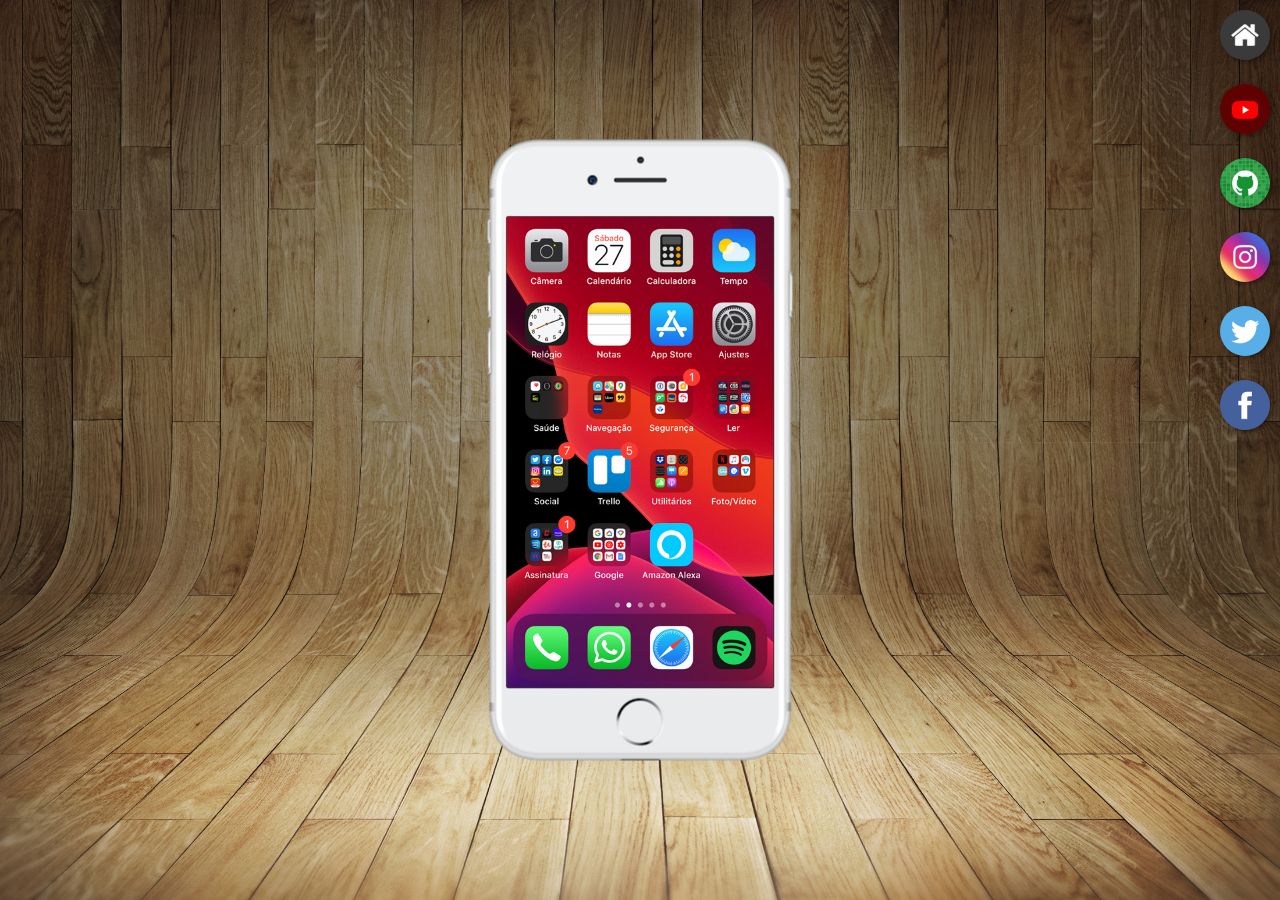
<file: index.html>
<!DOCTYPE html>
<html lang="pt-br">
<head>
    <meta charset="UTF-8">
    <meta http-equiv="X-UA-Compatible" content="IE=edge">
    <meta name="viewport" content="width=device-width, initial-scale=1.0">
    <title>Projet Redes Sociais</title>
    <link rel="shortcut icon" href="favicon.ico" type="image/x-icon">
    <link rel="stylesheet" href="estilos/style.css">
</head>
<body>
    <main>
        <section id="telefone">
            <iframe src="home.html" id= "tela"  name="tela" frameborder="0"> Navegador não é compatível!</iframe>
        </section>
        <section id="redes-sociais">
            <a href="home.html" target="tela"><img src="imagens/logo-home.jpg" alt="home"></a> <br>
            <a href="youtube.html" target="tela"><img src="imagens/logo-youtube.jpg" alt="Youtube"></a> <br>
            <a href="github.html" target="tela"><img src="imagens/logo-github.jpg" alt="GitHub"></a> <br>
            <a href="instagram.html" target="tela"><img src="imagens/logo-instagram.jpg" alt="Instagram"></a> <br>
            <a href="twitter.html" target="tela"><img src="imagens/logo-twitter.jpg" alt="Twitter"></a> <br>
            <a href="facebook.html" target="tela"><img src="imagens/logo-facebook.jpg" alt="logo-facebook"></a>
        </section>
    </main>
</body>
</html>
</file>
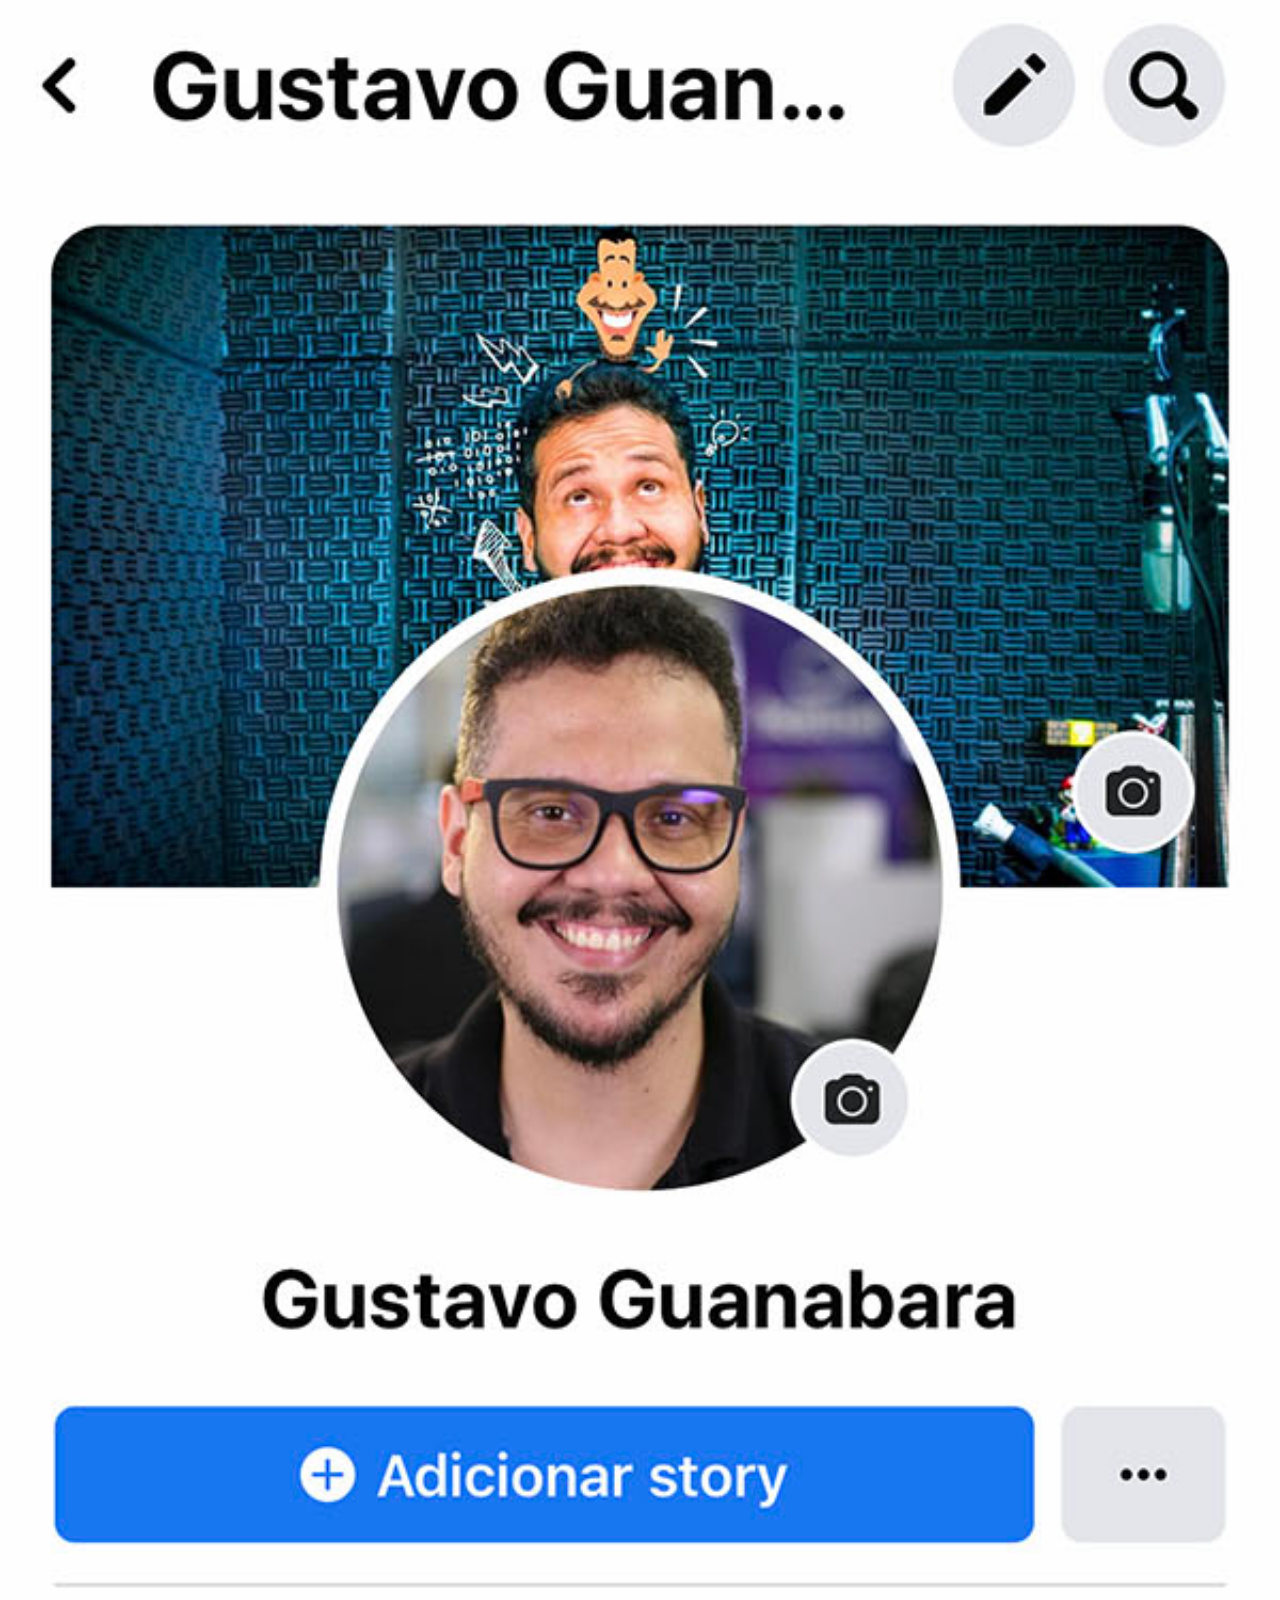
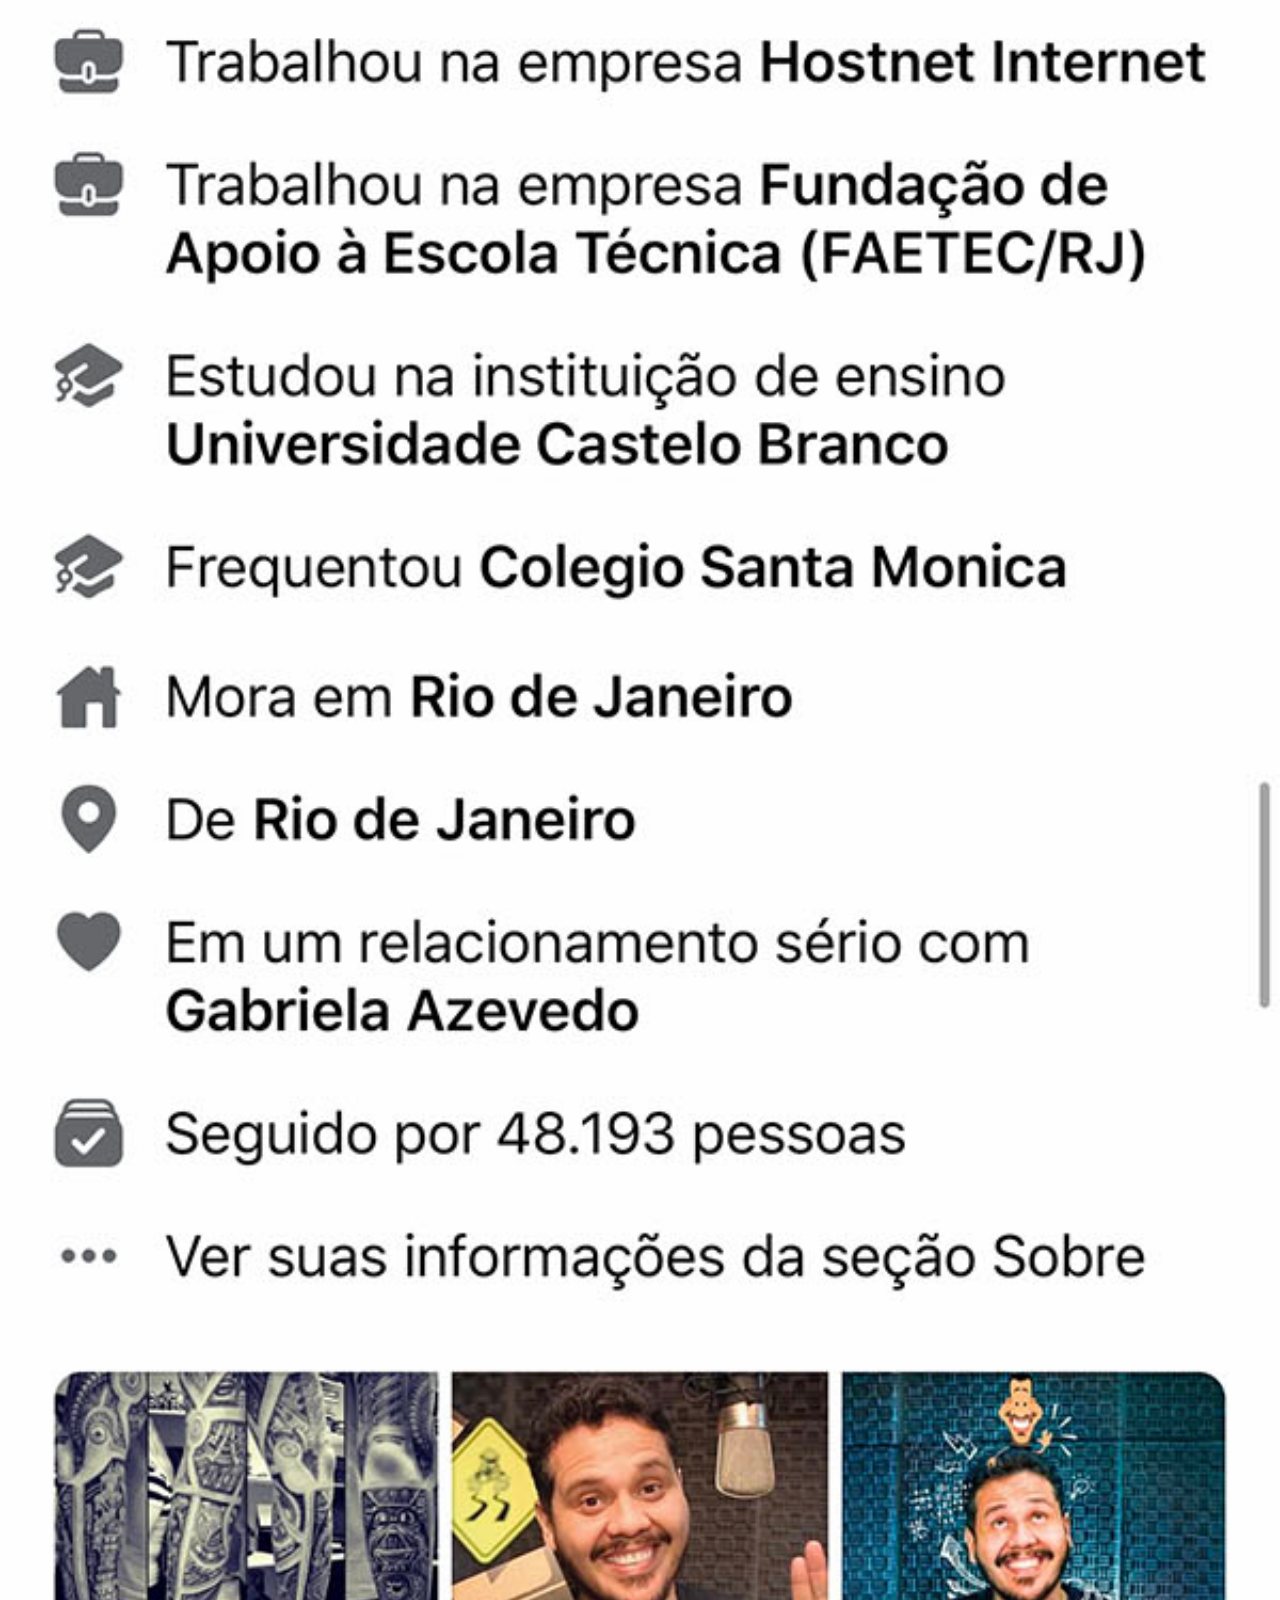
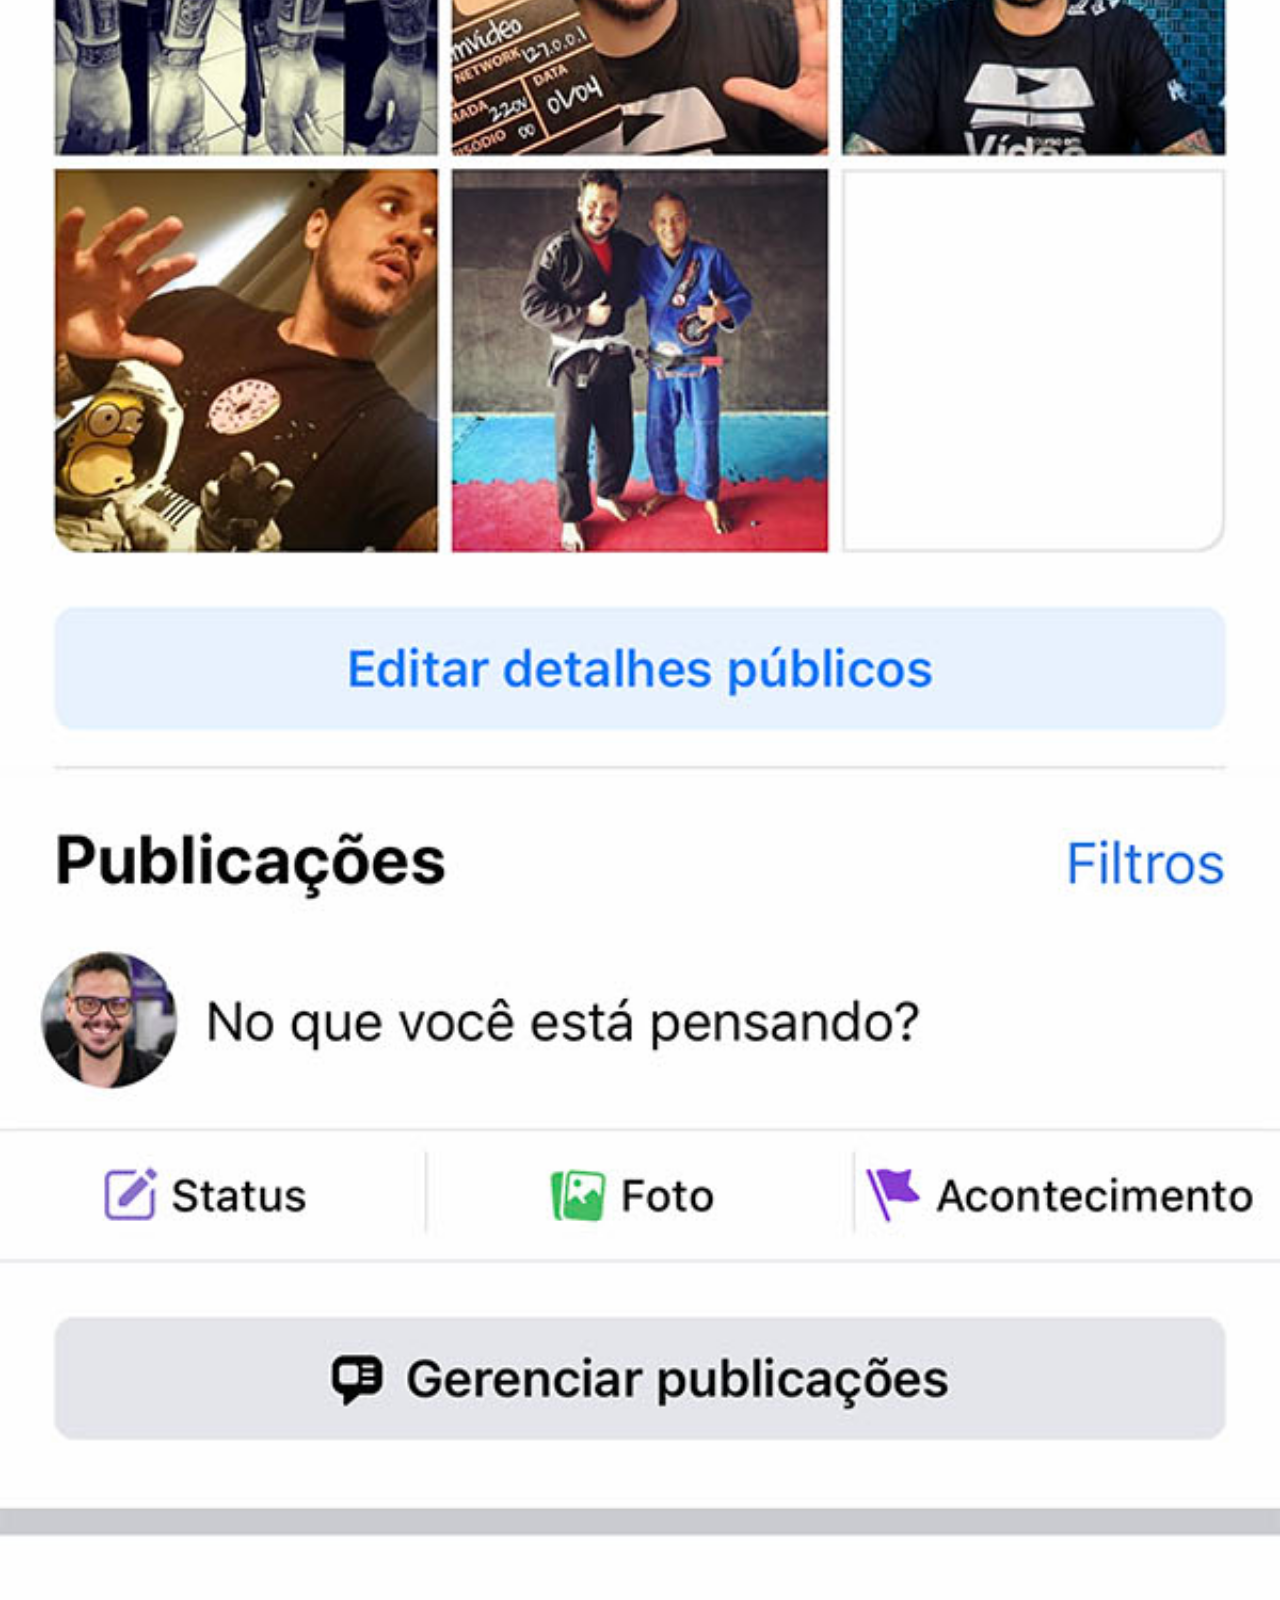
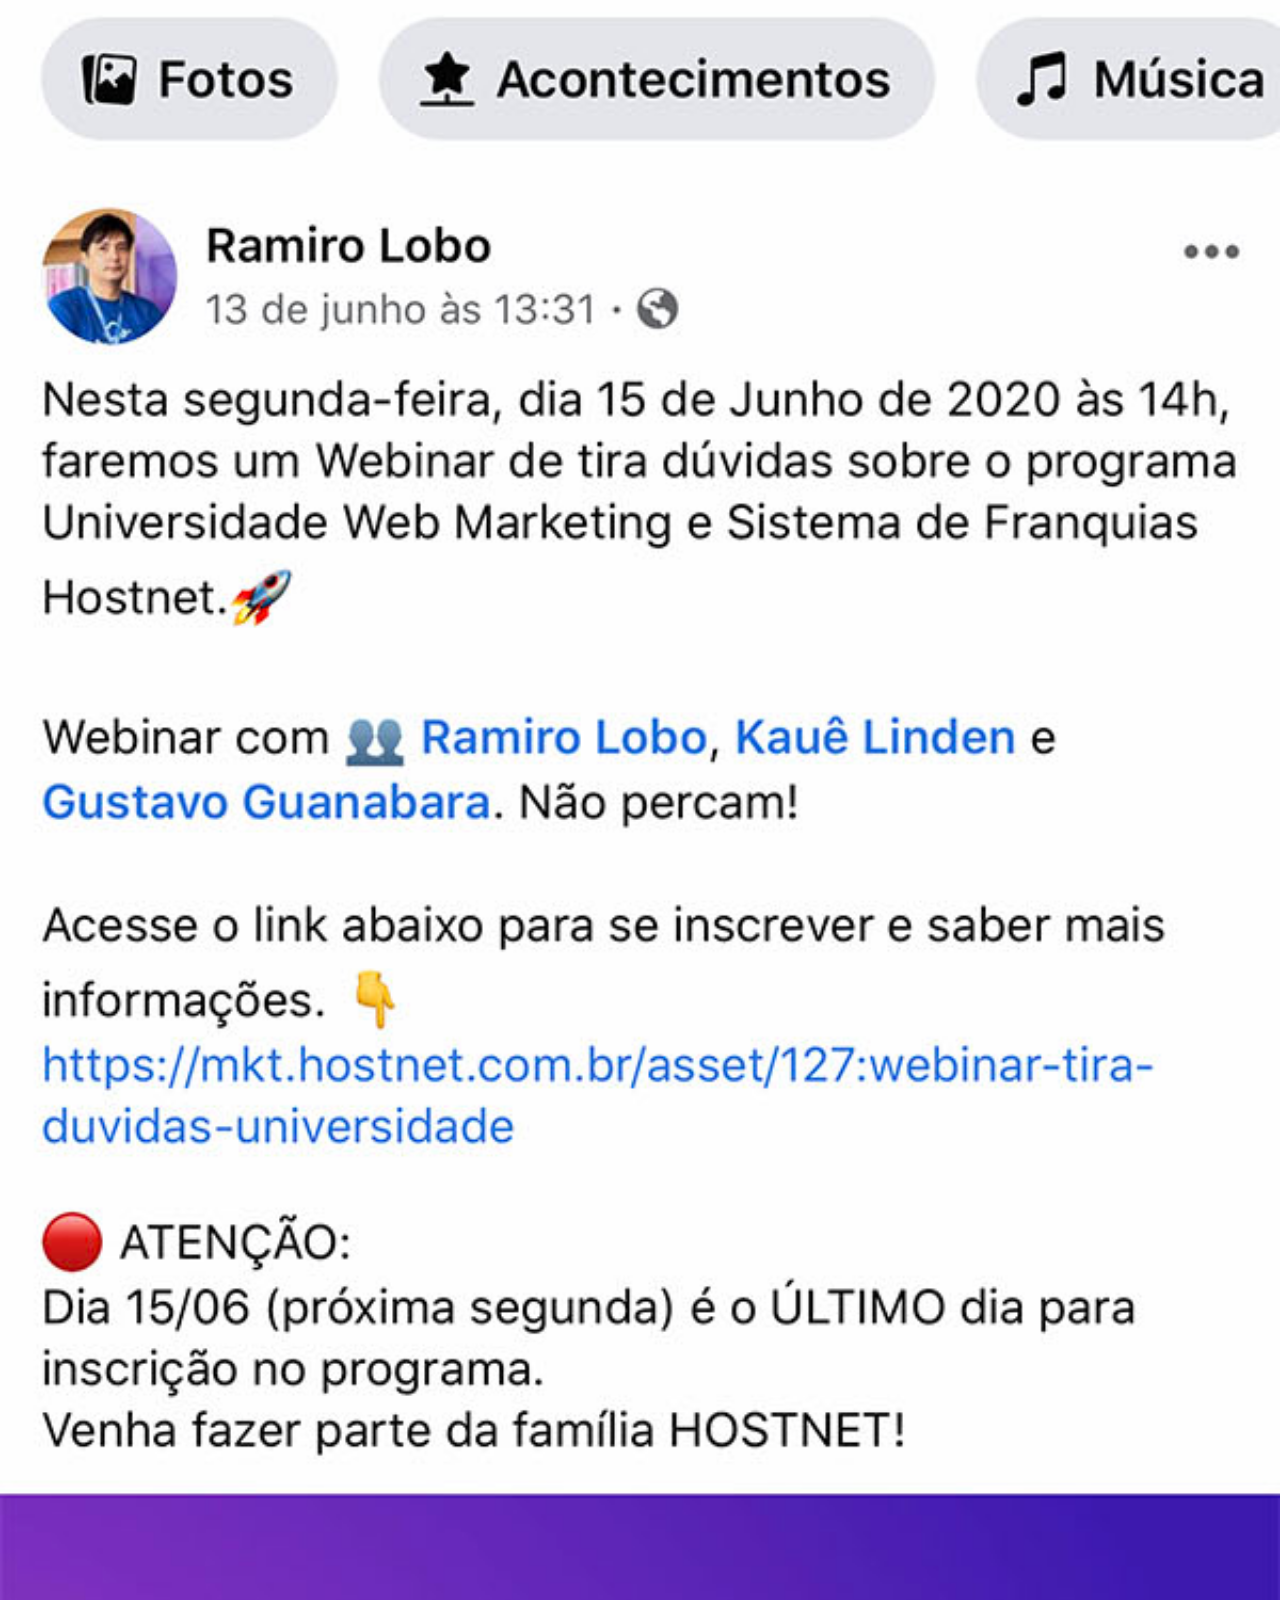
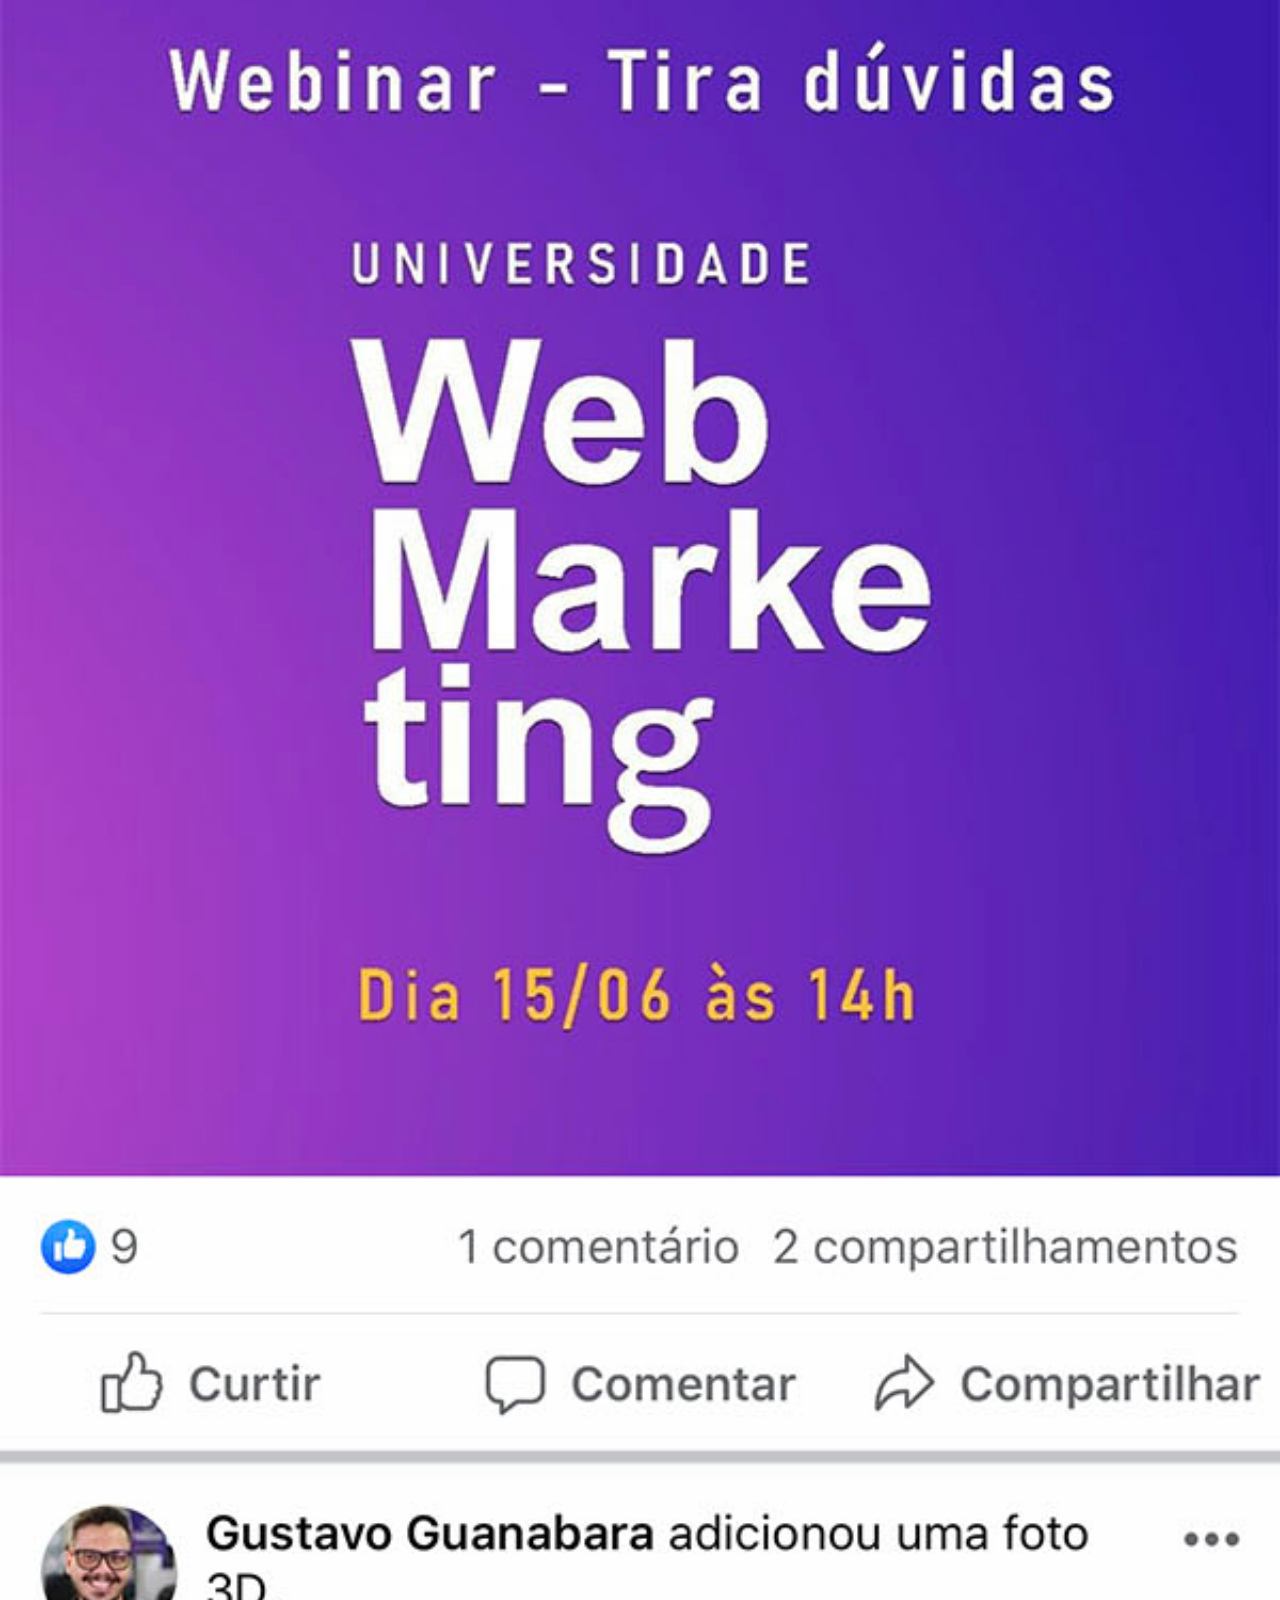
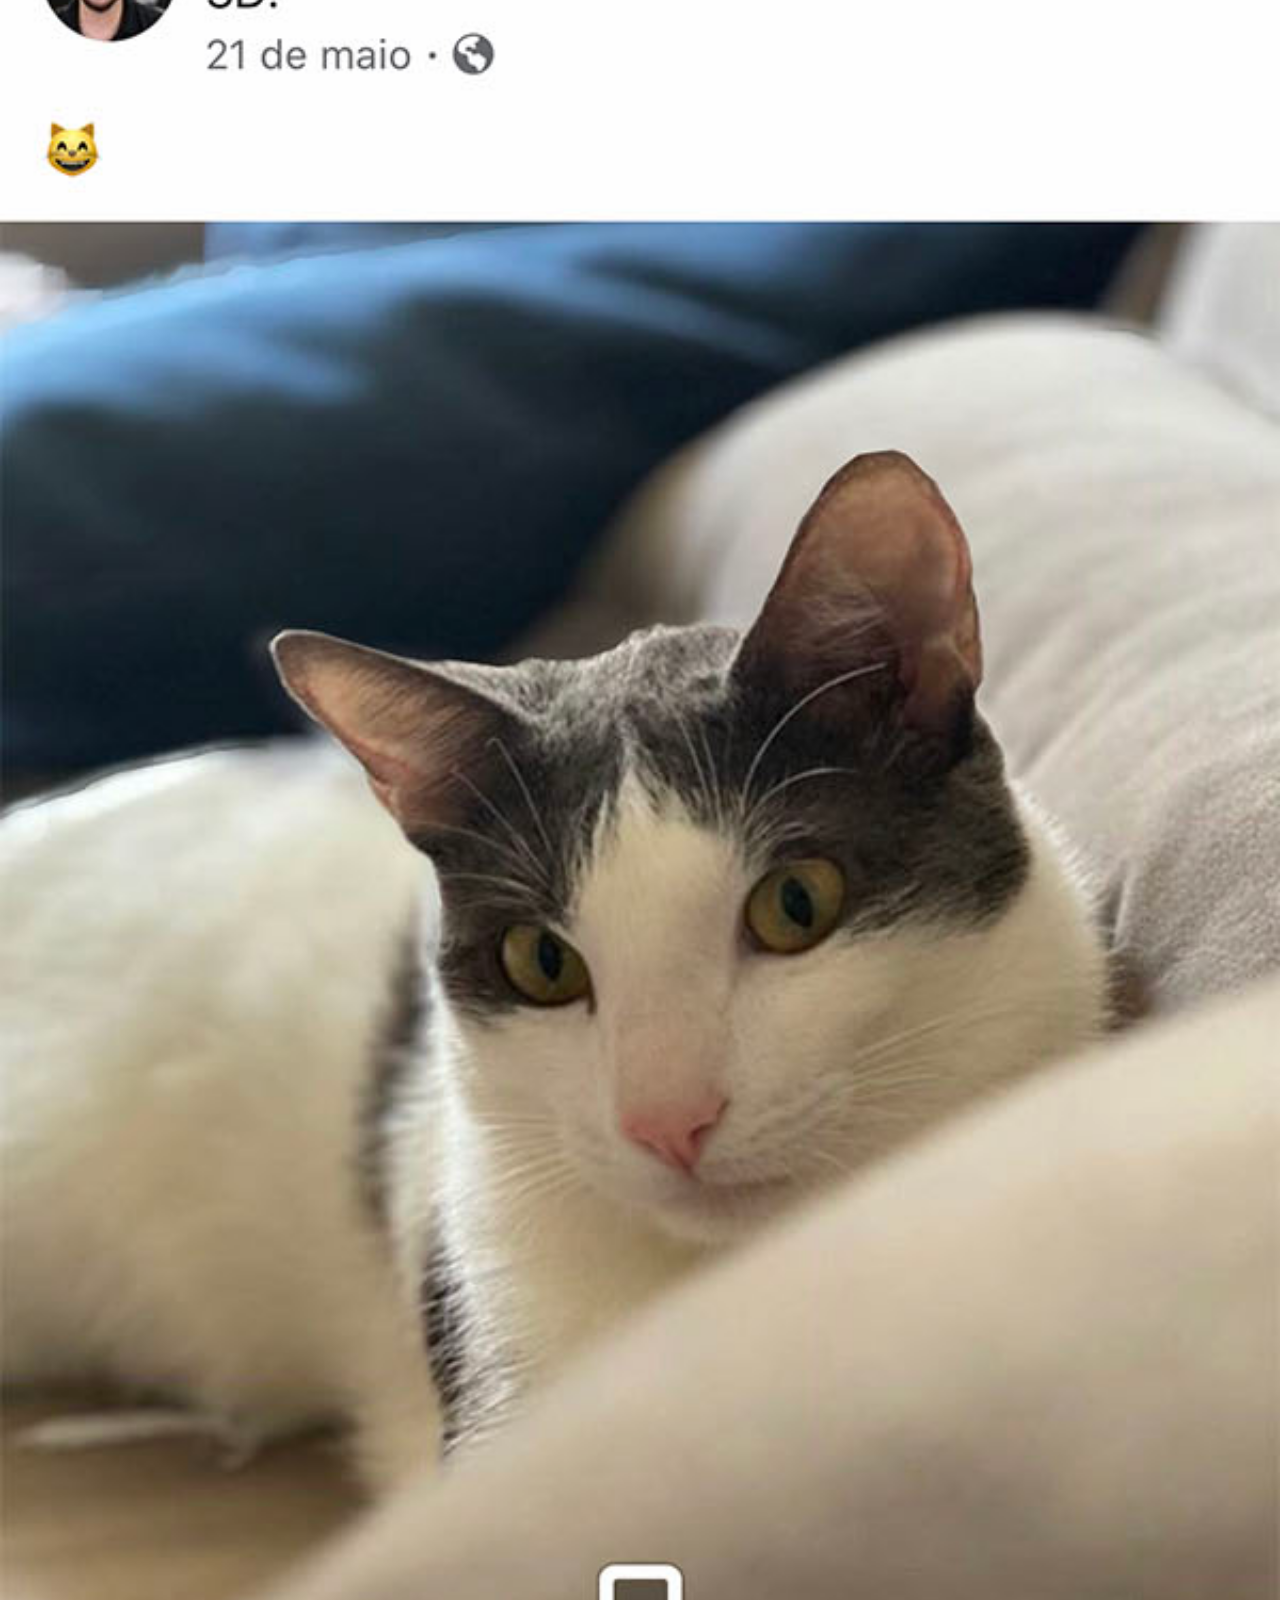
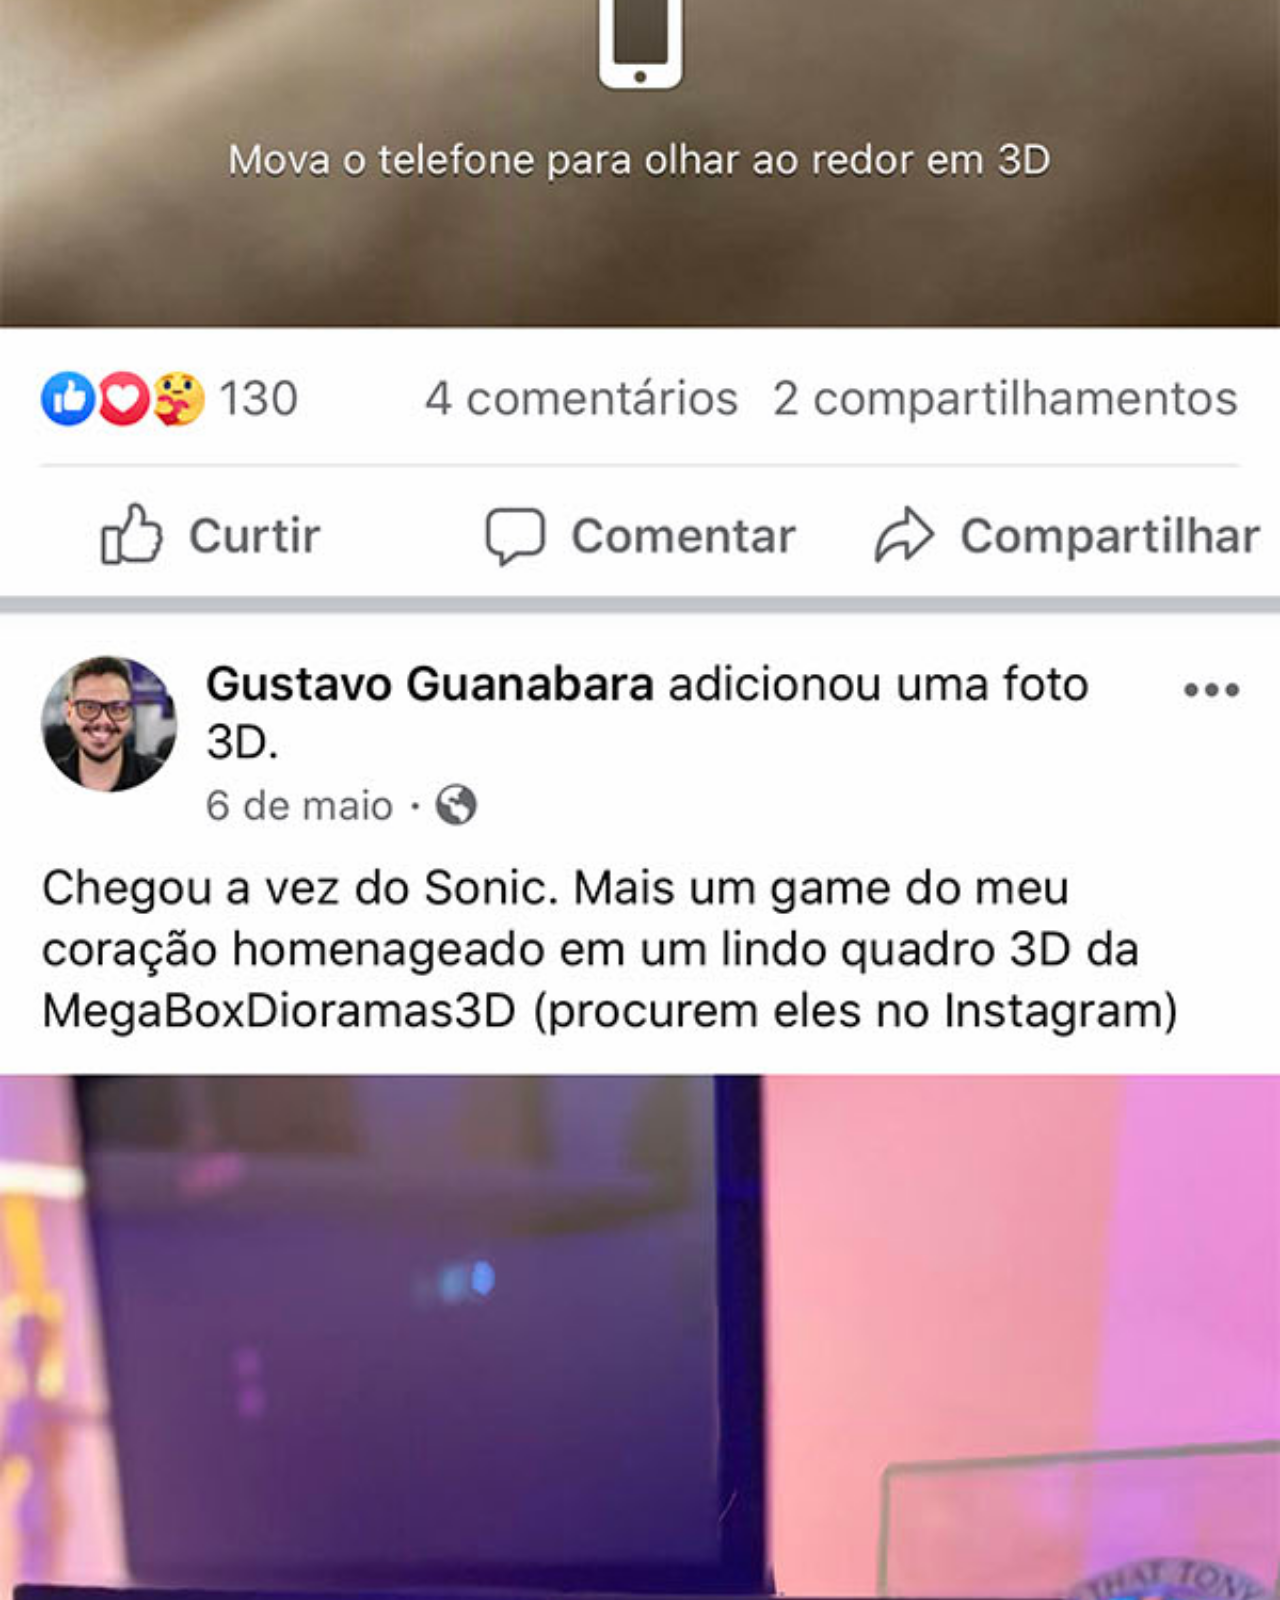
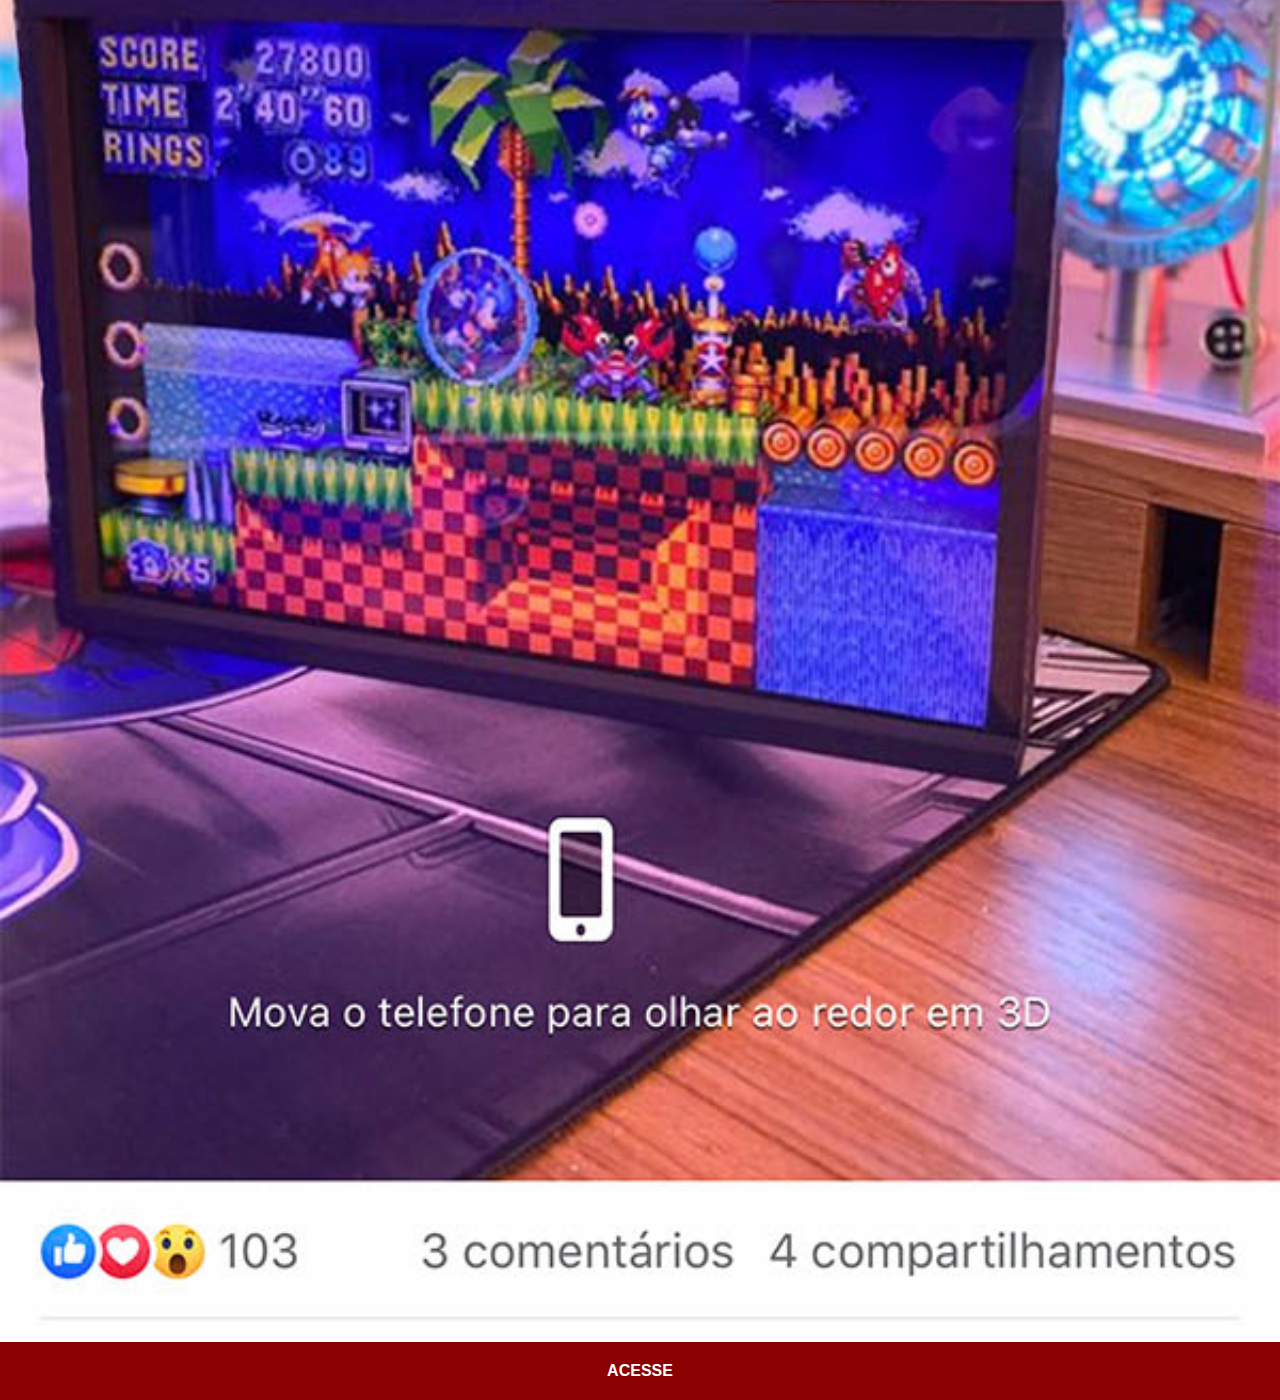
<file: facebook.html>
<!DOCTYPE html>
<html lang="pt-br">
<head>
    <meta charset="UTF-8">
    <meta http-equiv="X-UA-Compatible" content="IE=edge">
    <meta name="viewport" content="width=device-width, initial-scale=1.0">
    <title>Facebook</title>
    <link rel="stylesheet" href="estilos/social.css">
</head>
<body>
    <img src="imagens/tela-facebook.jpg" alt="Facebook">
    <a href="https://pt-br.facebook.com/gustavoguanabara">ACESSE</a>
</body>
</html>
</file>
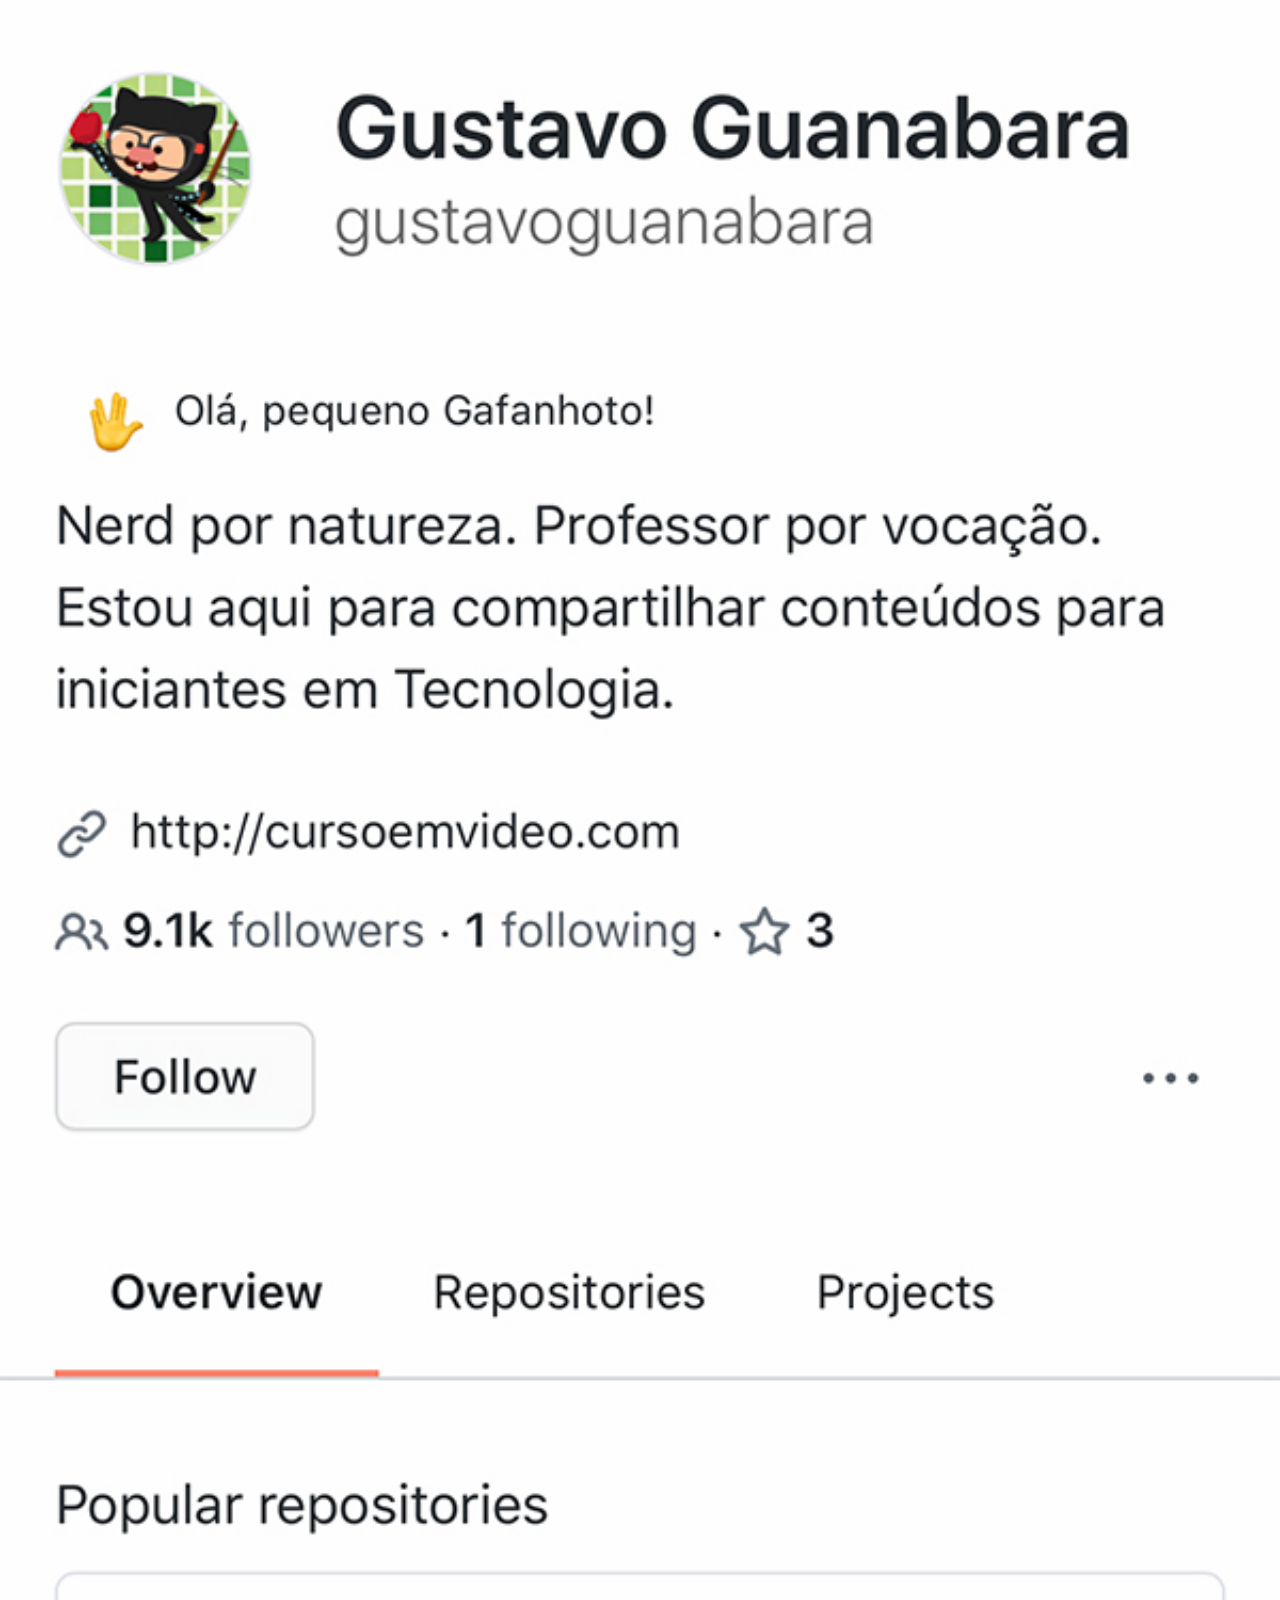
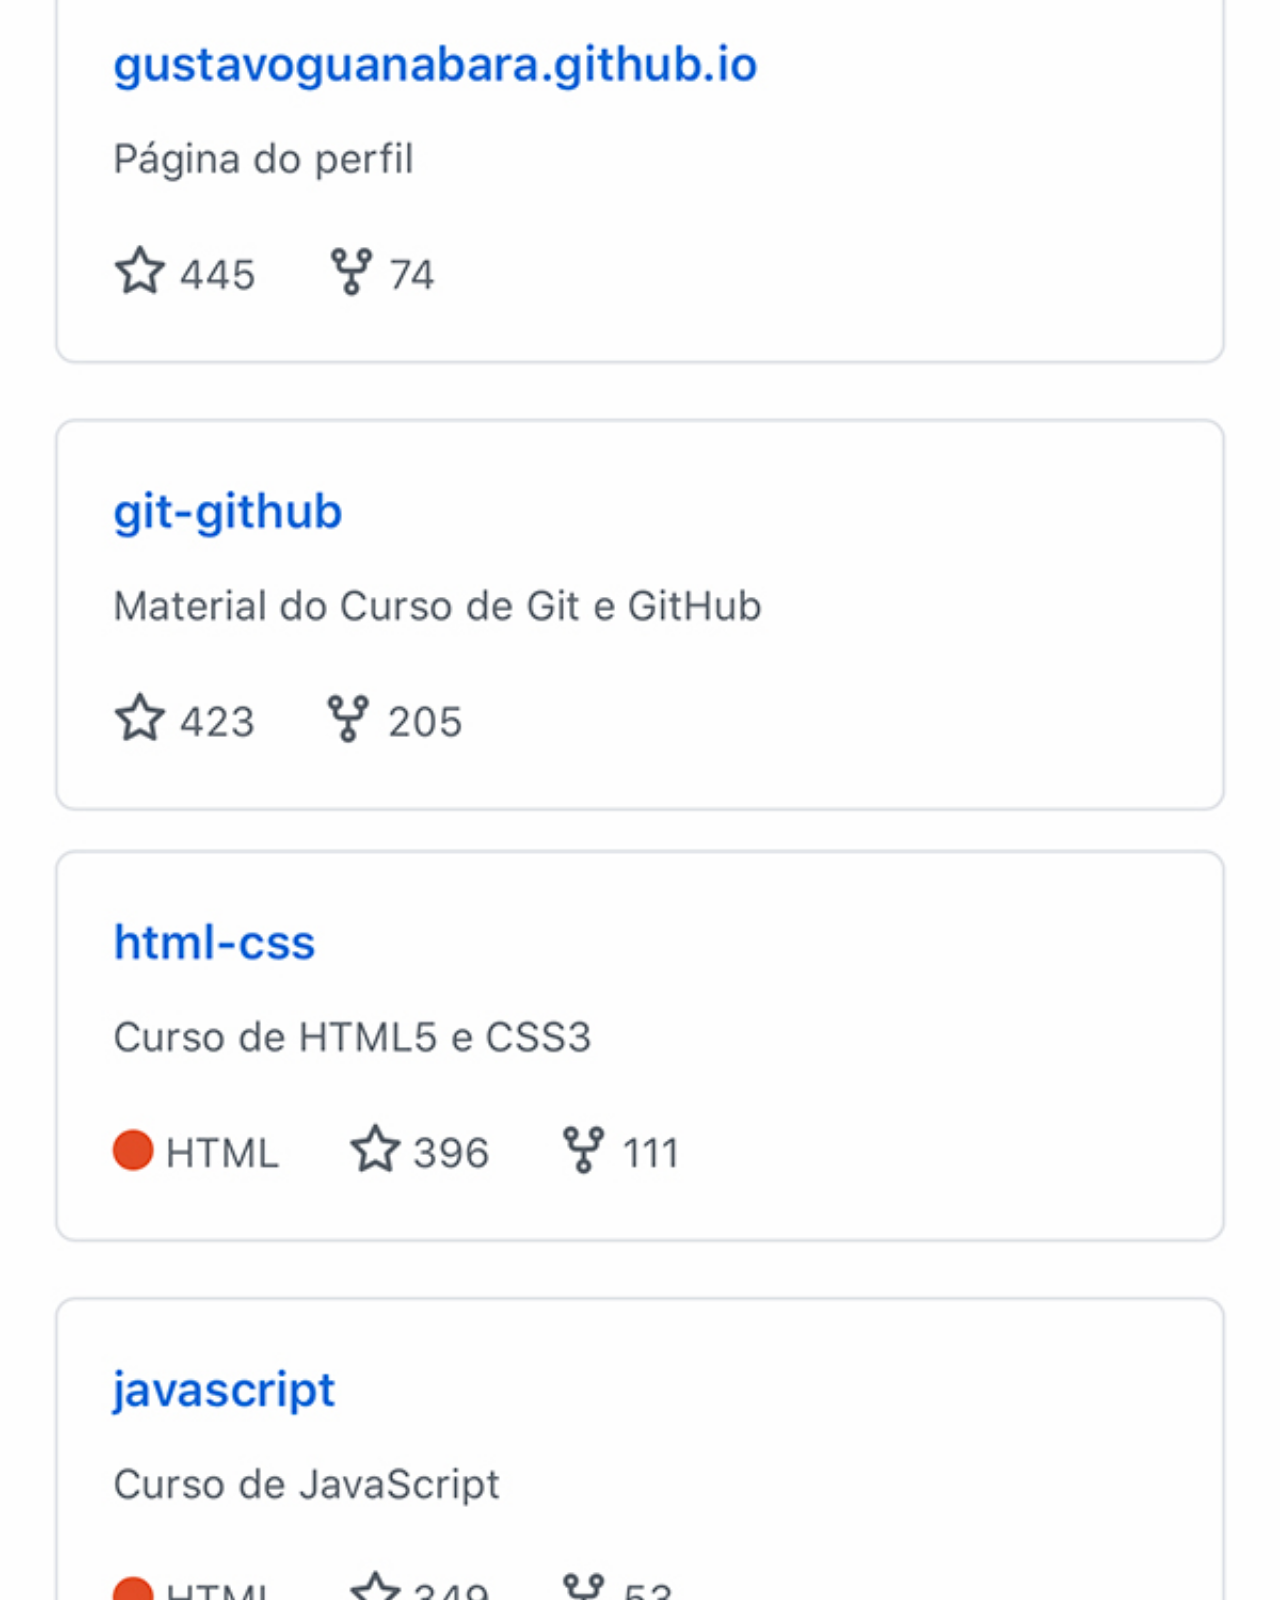
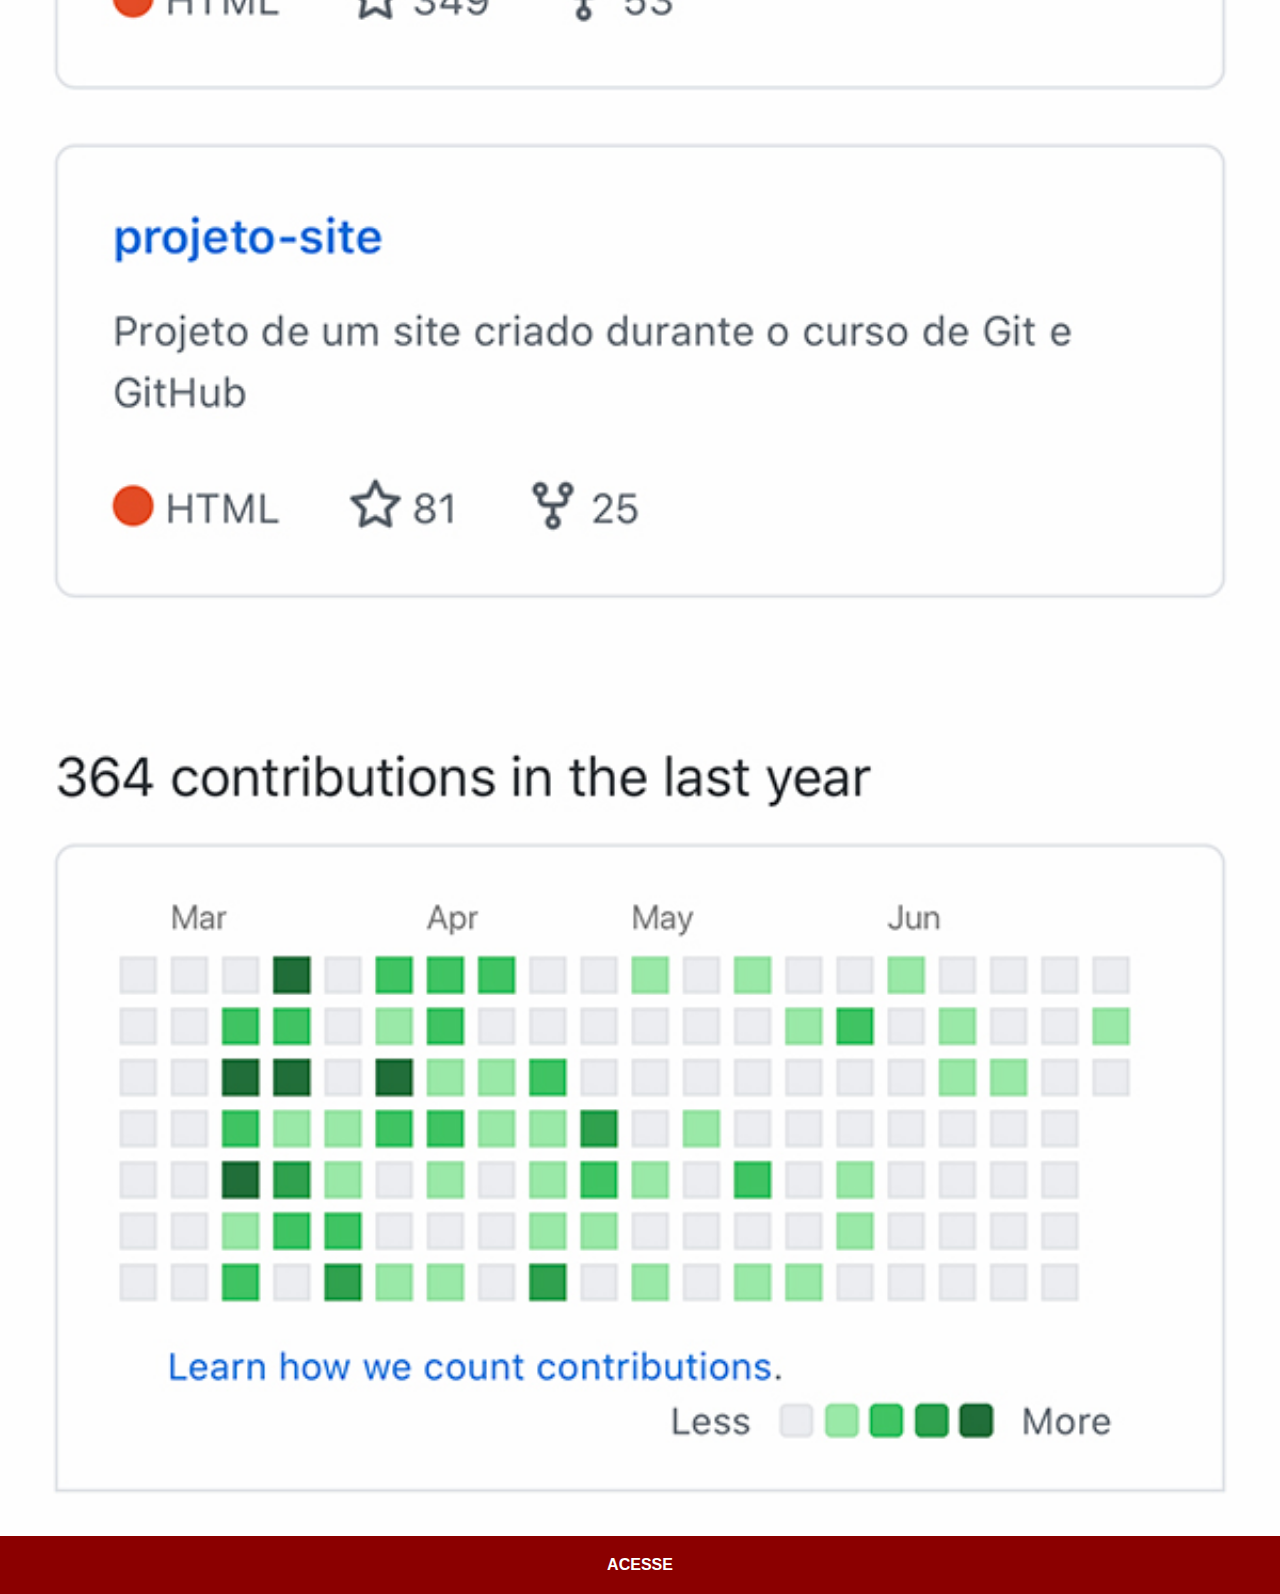
<file: github.html>
<!DOCTYPE html>
<html lang="pt-br">
<head>
    <meta charset="UTF-8">
    <meta http-equiv="X-UA-Compatible" content="IE=edge">
    <meta name="viewport" content="width=device-width, initial-scale=1.0">
    <title>Github</title>
    <link rel="stylesheet" href="estilos/social.css">
</head>
<body>
    <img src="imagens/tela-github.jpg" alt="GitHub">
    <a href="https://gustavoguanabara.github.io/" target="_blank">ACESSE</a>
</body>
</html>
</file>
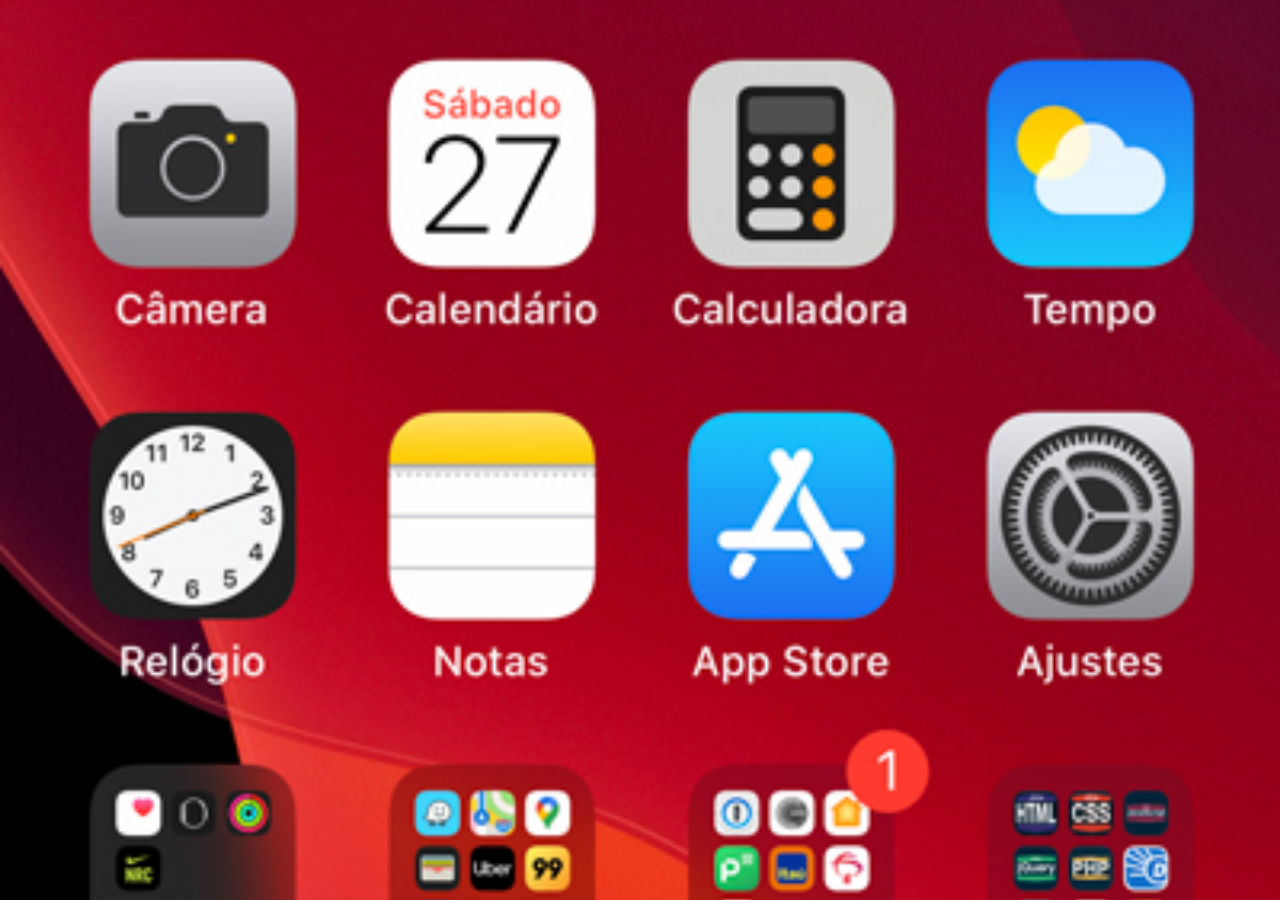
<file: home.html>
<!DOCTYPE html>
<html lang="pt-br">
<head>
    <meta charset="UTF-8">
    <meta http-equiv="X-UA-Compatible" content="IE=edge">
    <meta name="viewport" content="width=device-width, initial-scale=1.0">
    <title>Home</title>
</head>
<body>
    <style>
        * {
            margin: 0px;
            padding: 0px;
        }

        body {
            width: 100vw;
            height: 100vh;
            background: black url('imagens/tela-home.jpg') no-repeat top center;
            background-size:cover;
        }

    </style>
</body>
</html>
</file>
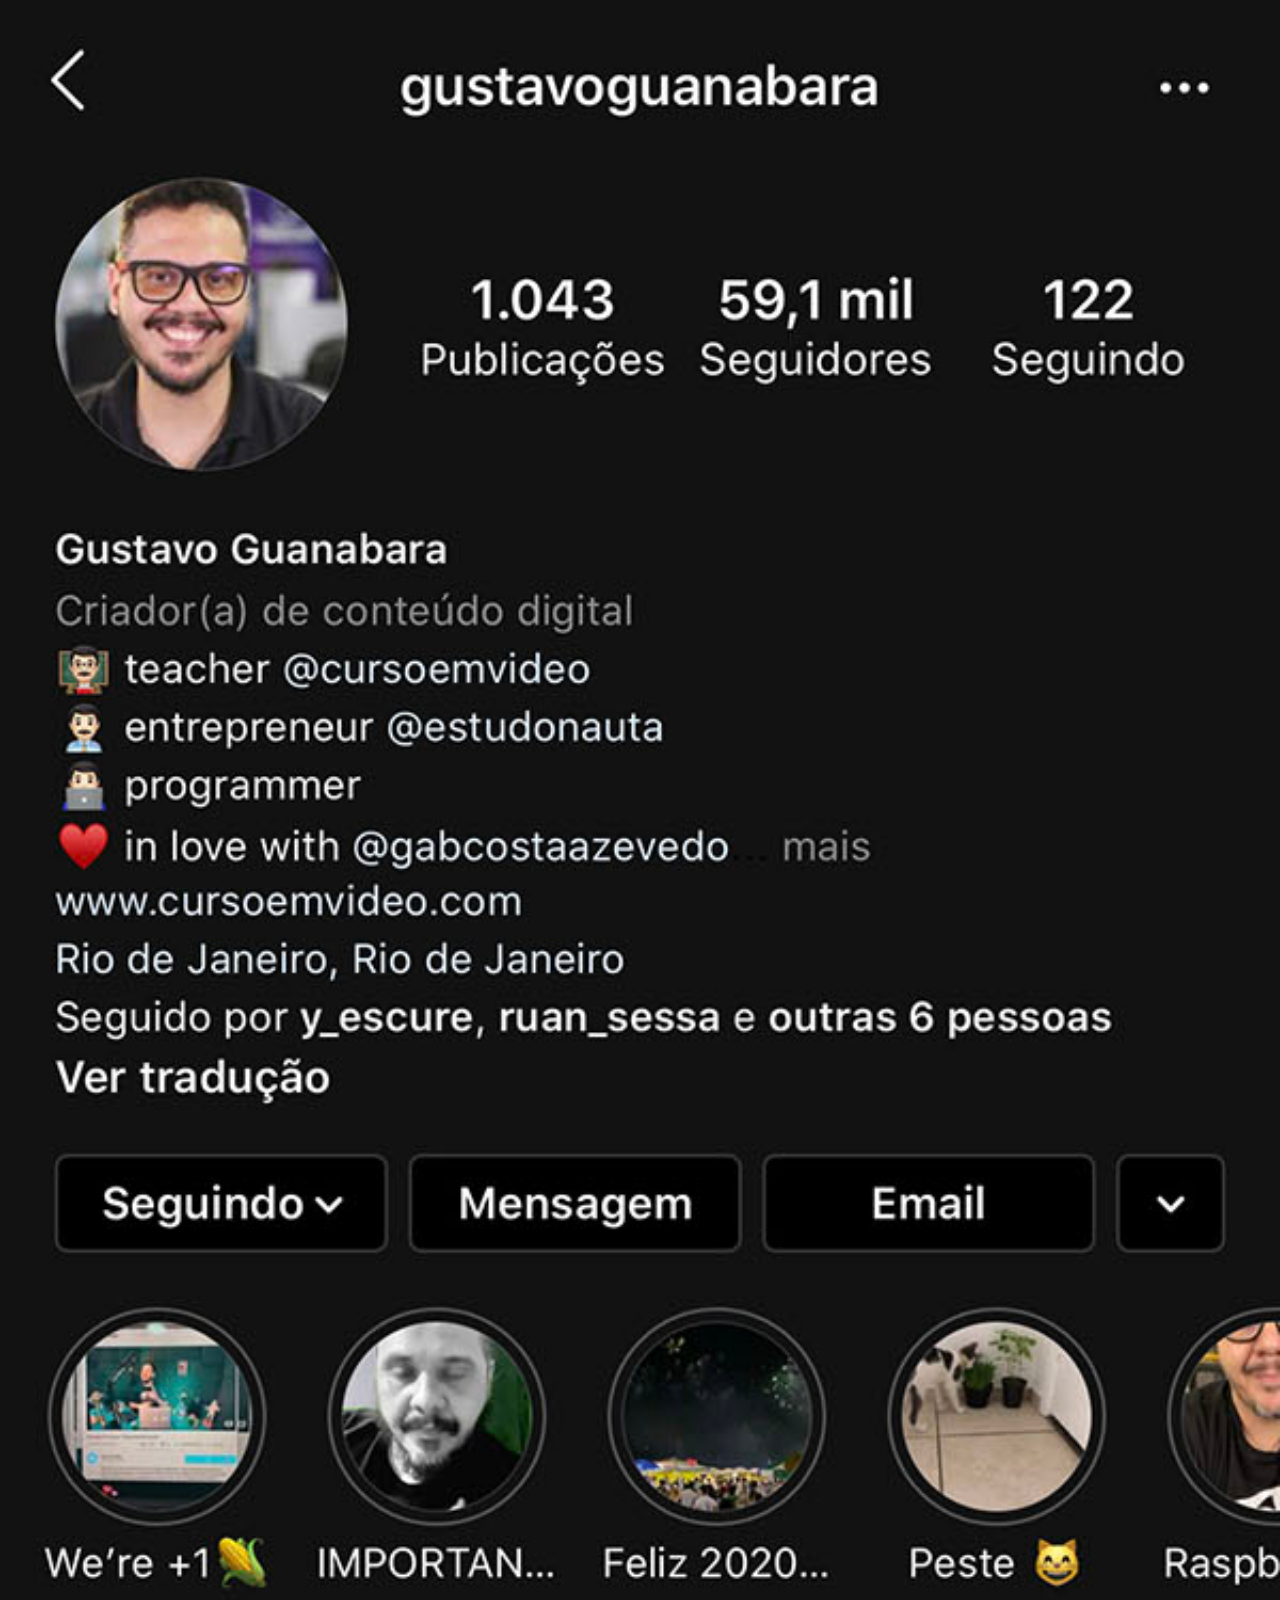
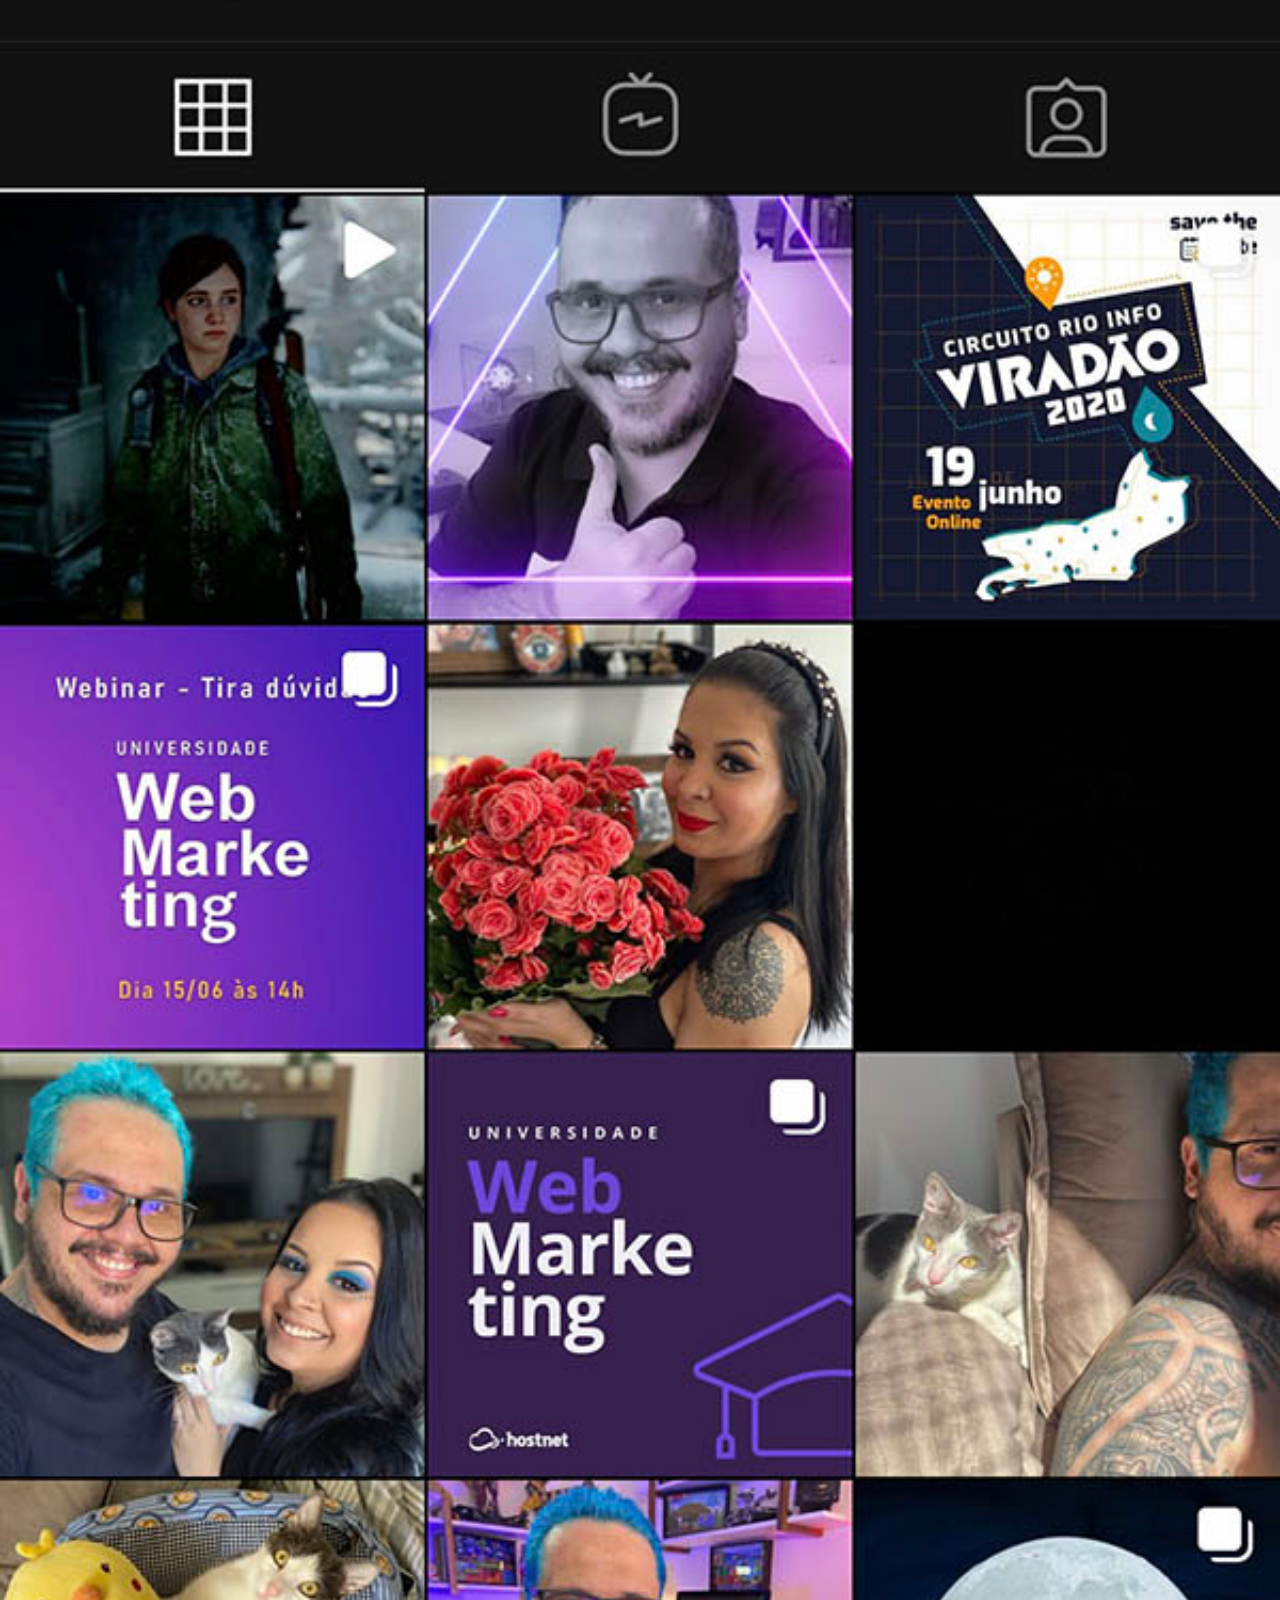
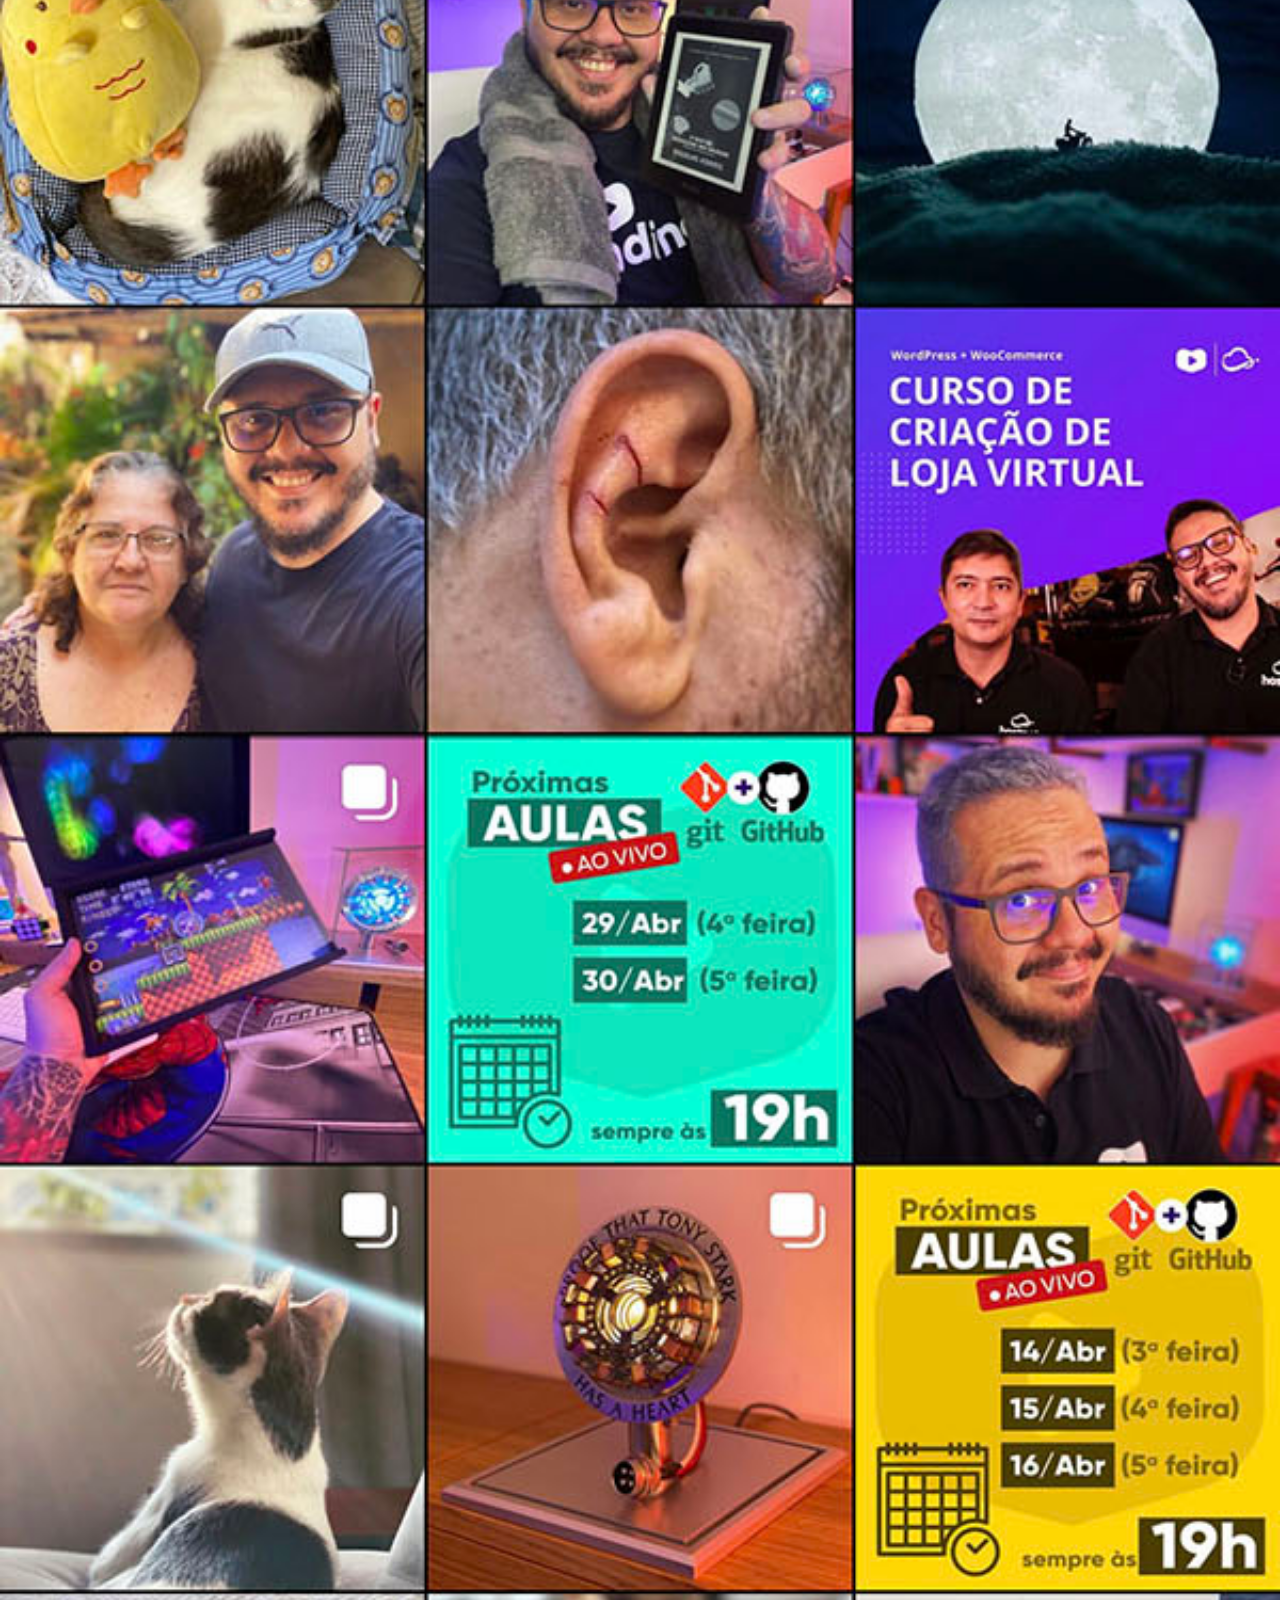
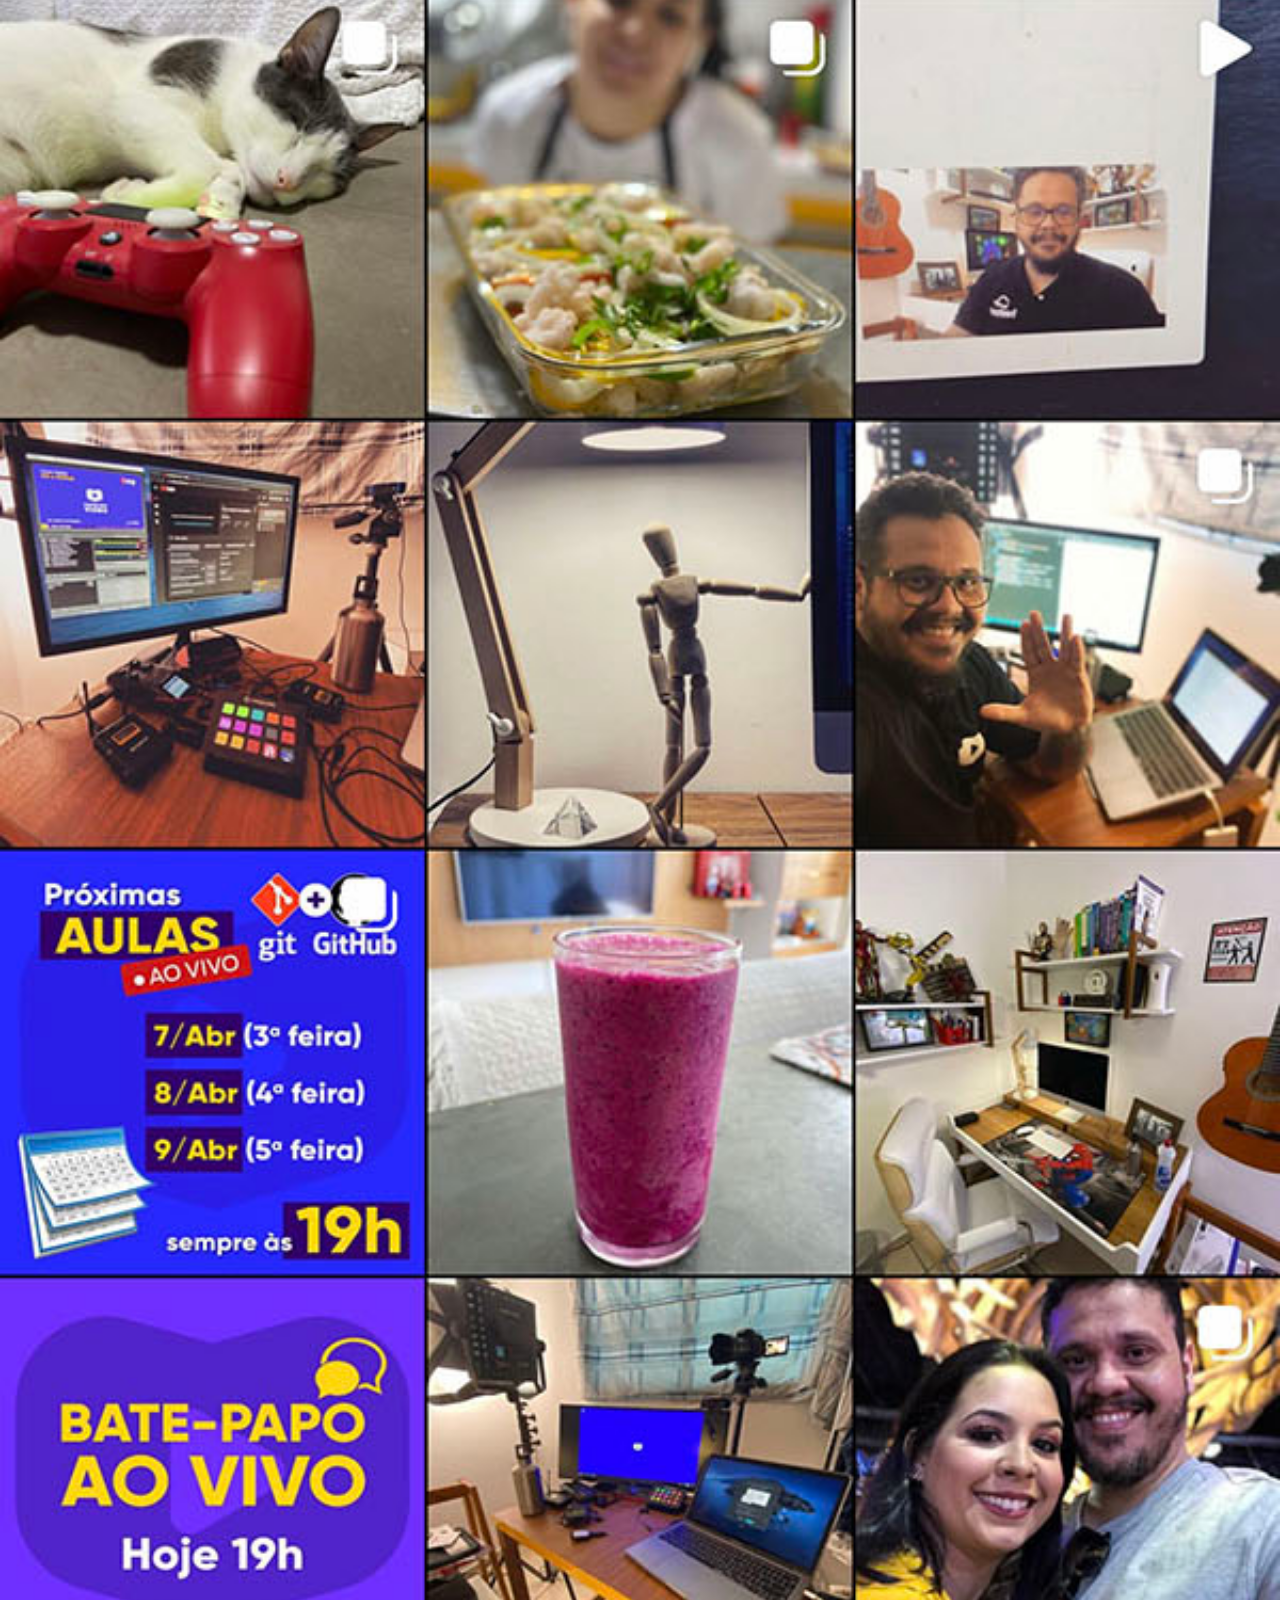
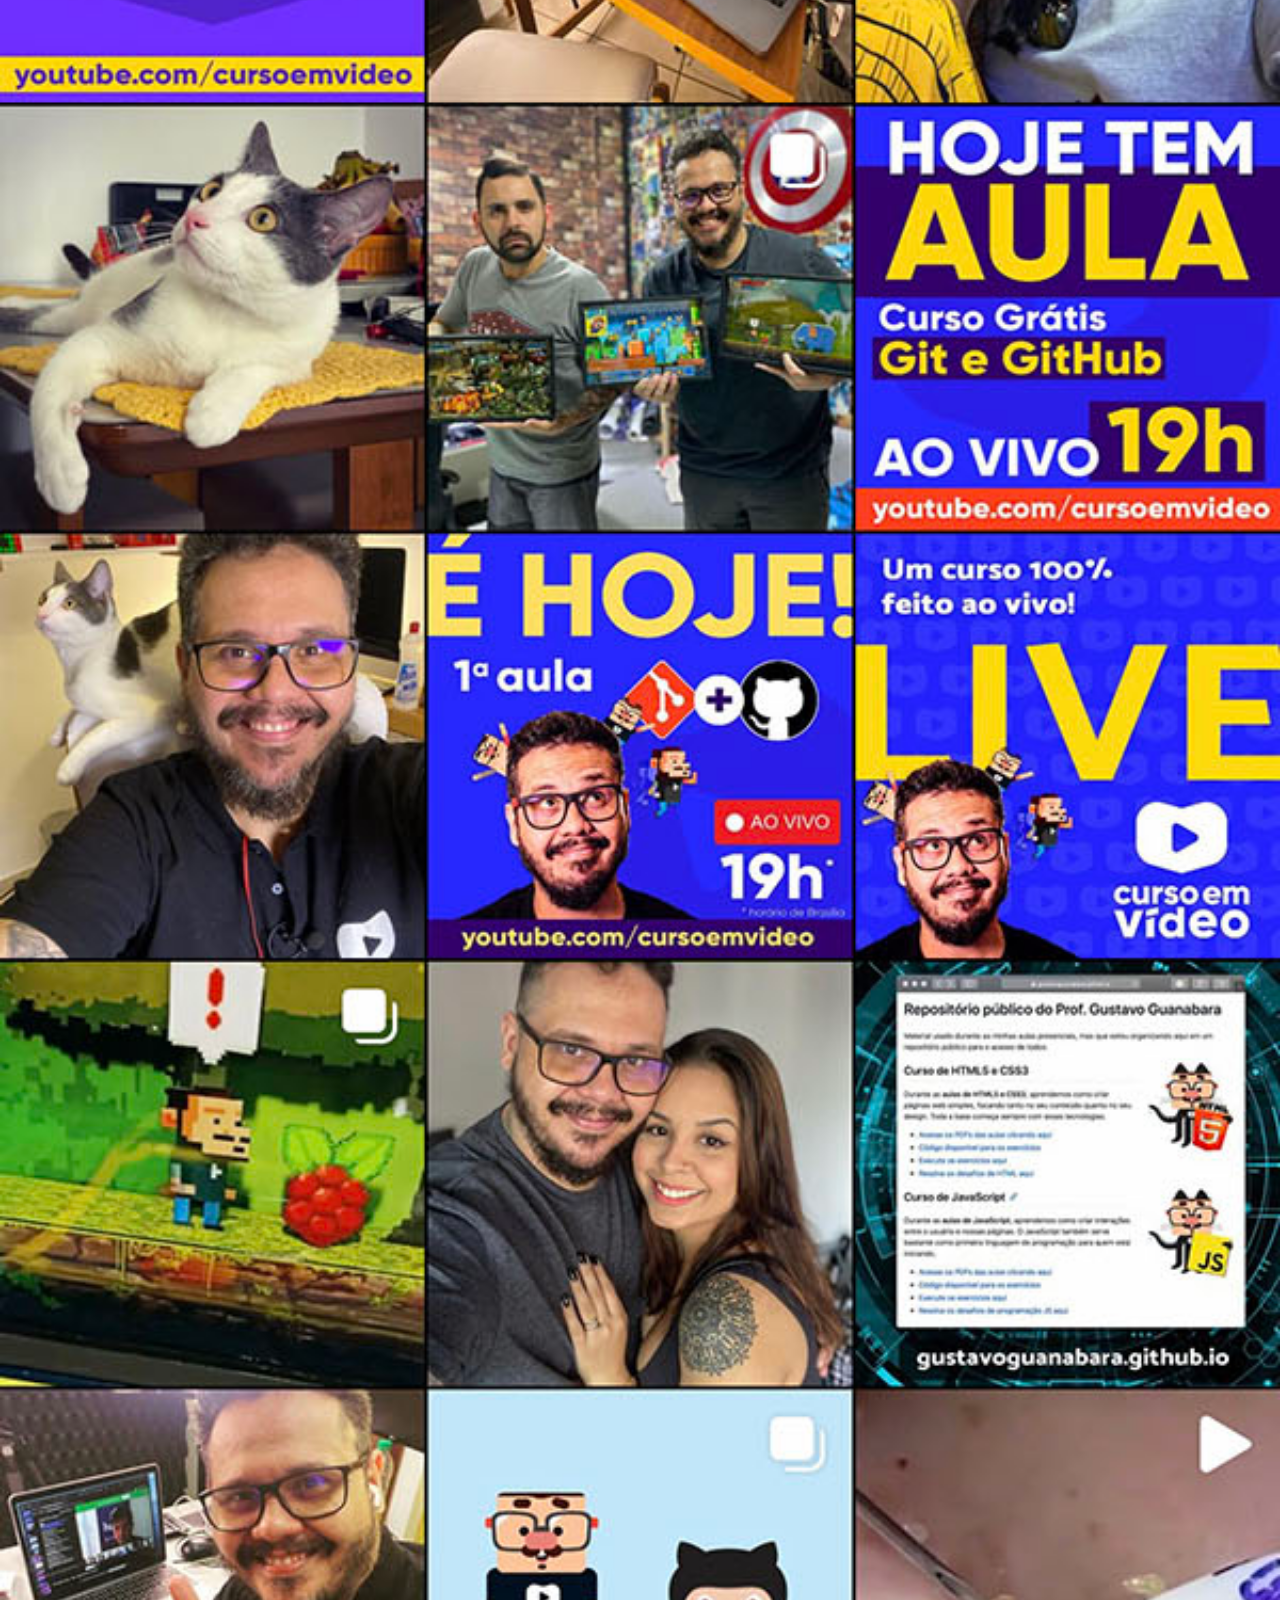
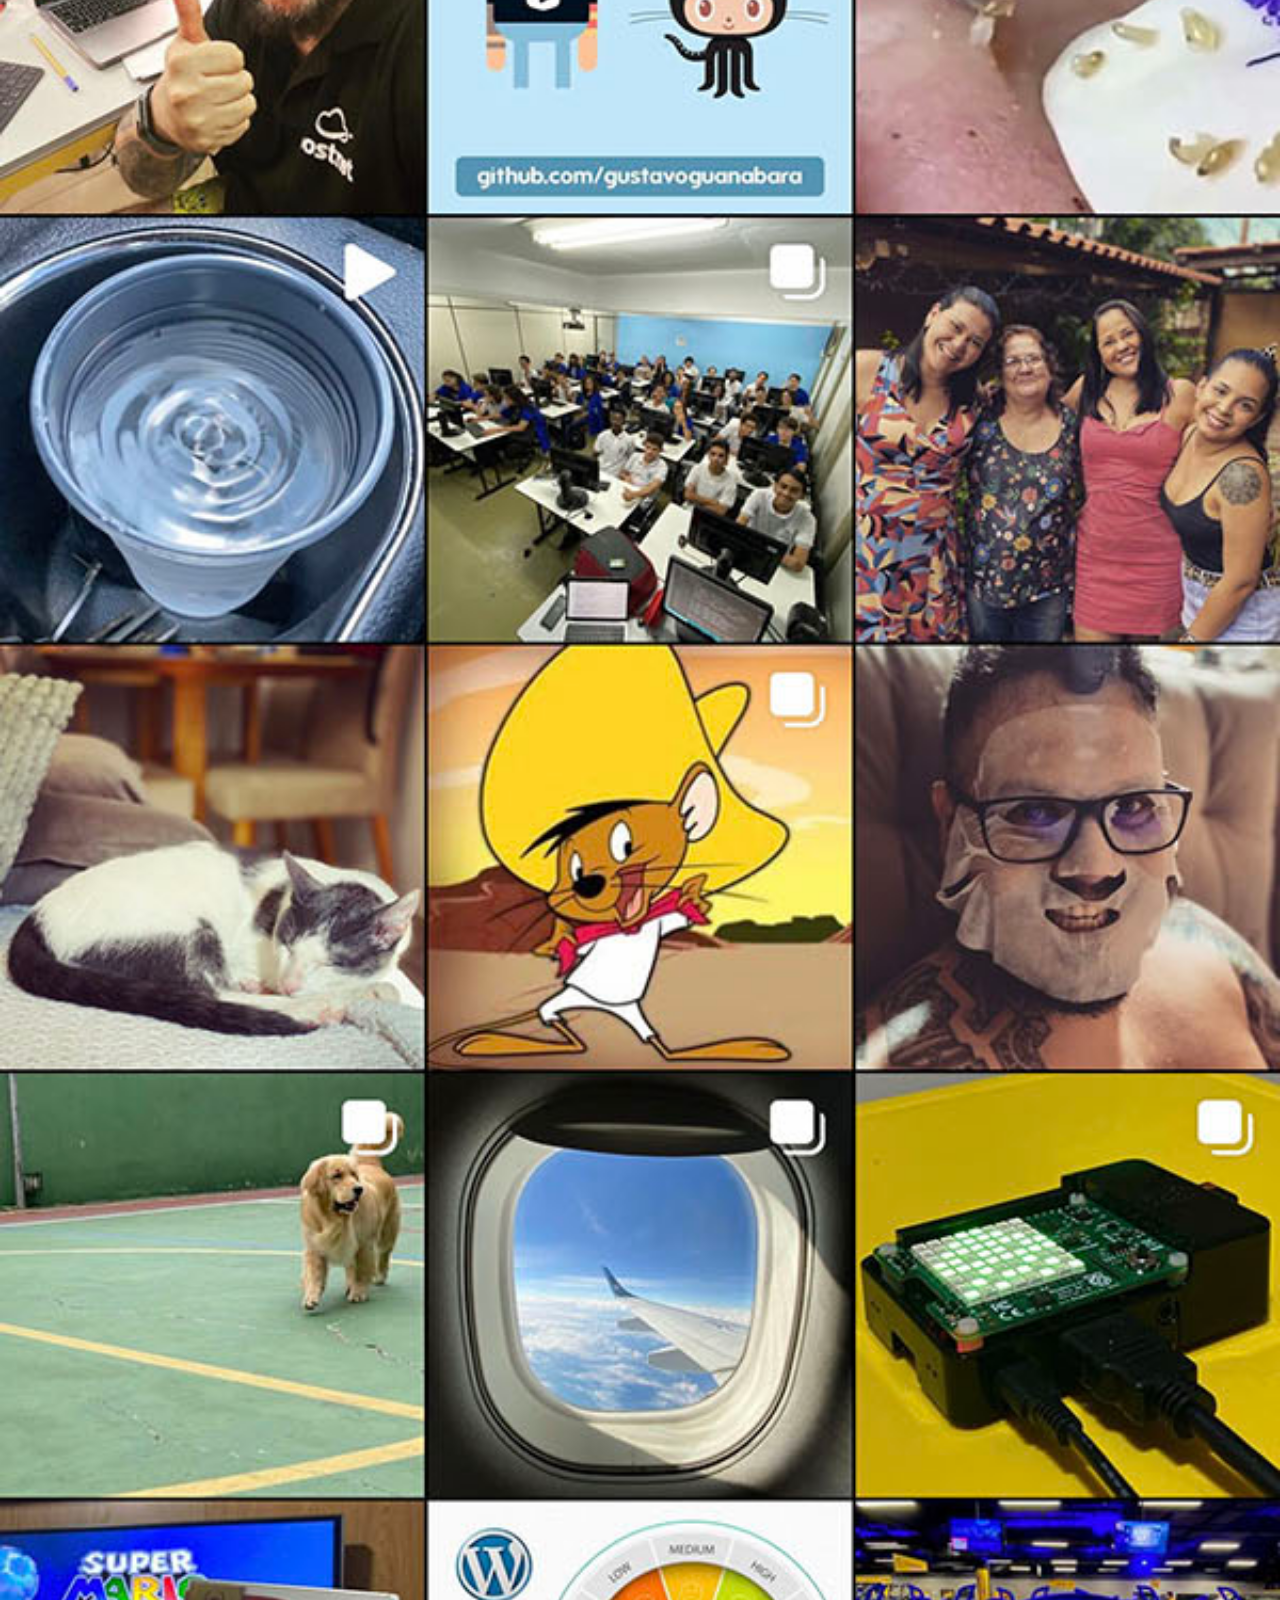
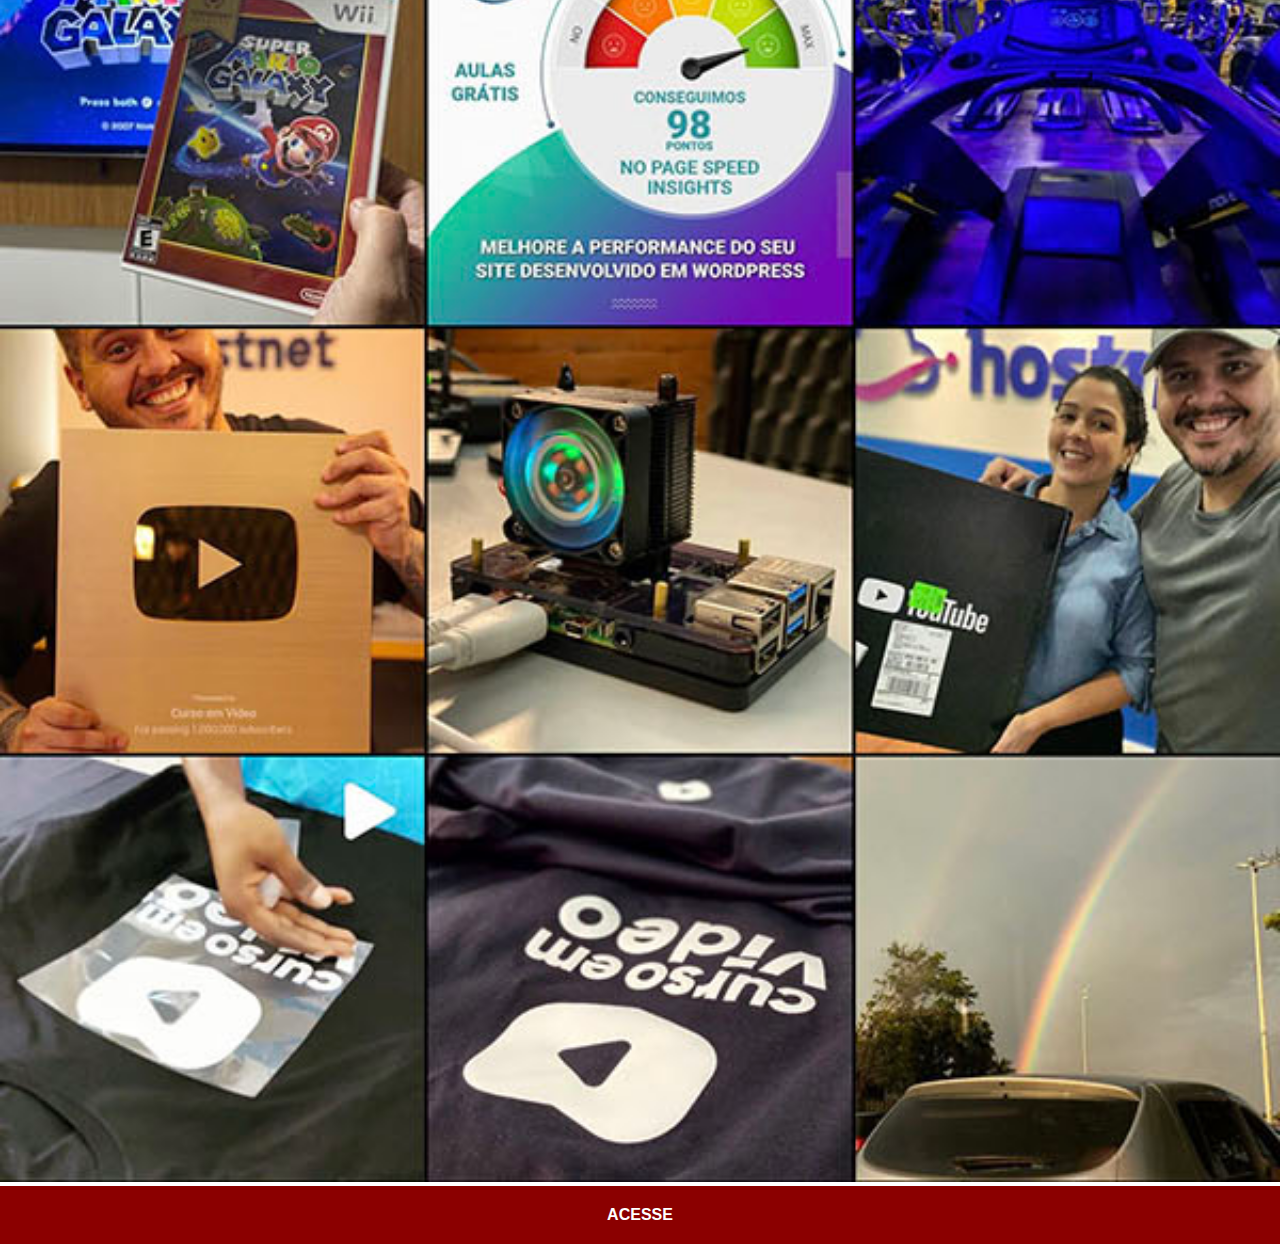
<file: instagram.html>
<!DOCTYPE html>
<html lang="pt-br">
<head>
    <meta charset="UTF-8">
    <meta http-equiv="X-UA-Compatible" content="IE=edge">
    <meta name="viewport" content="width=device-width, initial-scale=1.0">
    <title>Instagram</title>
    <link rel="stylesheet" href="estilos/social.css">
</head>
<body>
    <img src="imagens/tela-instagram.jpg" alt="Instagram">
    <a href="https://www.instagram.com/gustavoguanabara/">ACESSE</a>
</body>
</html>
</file>
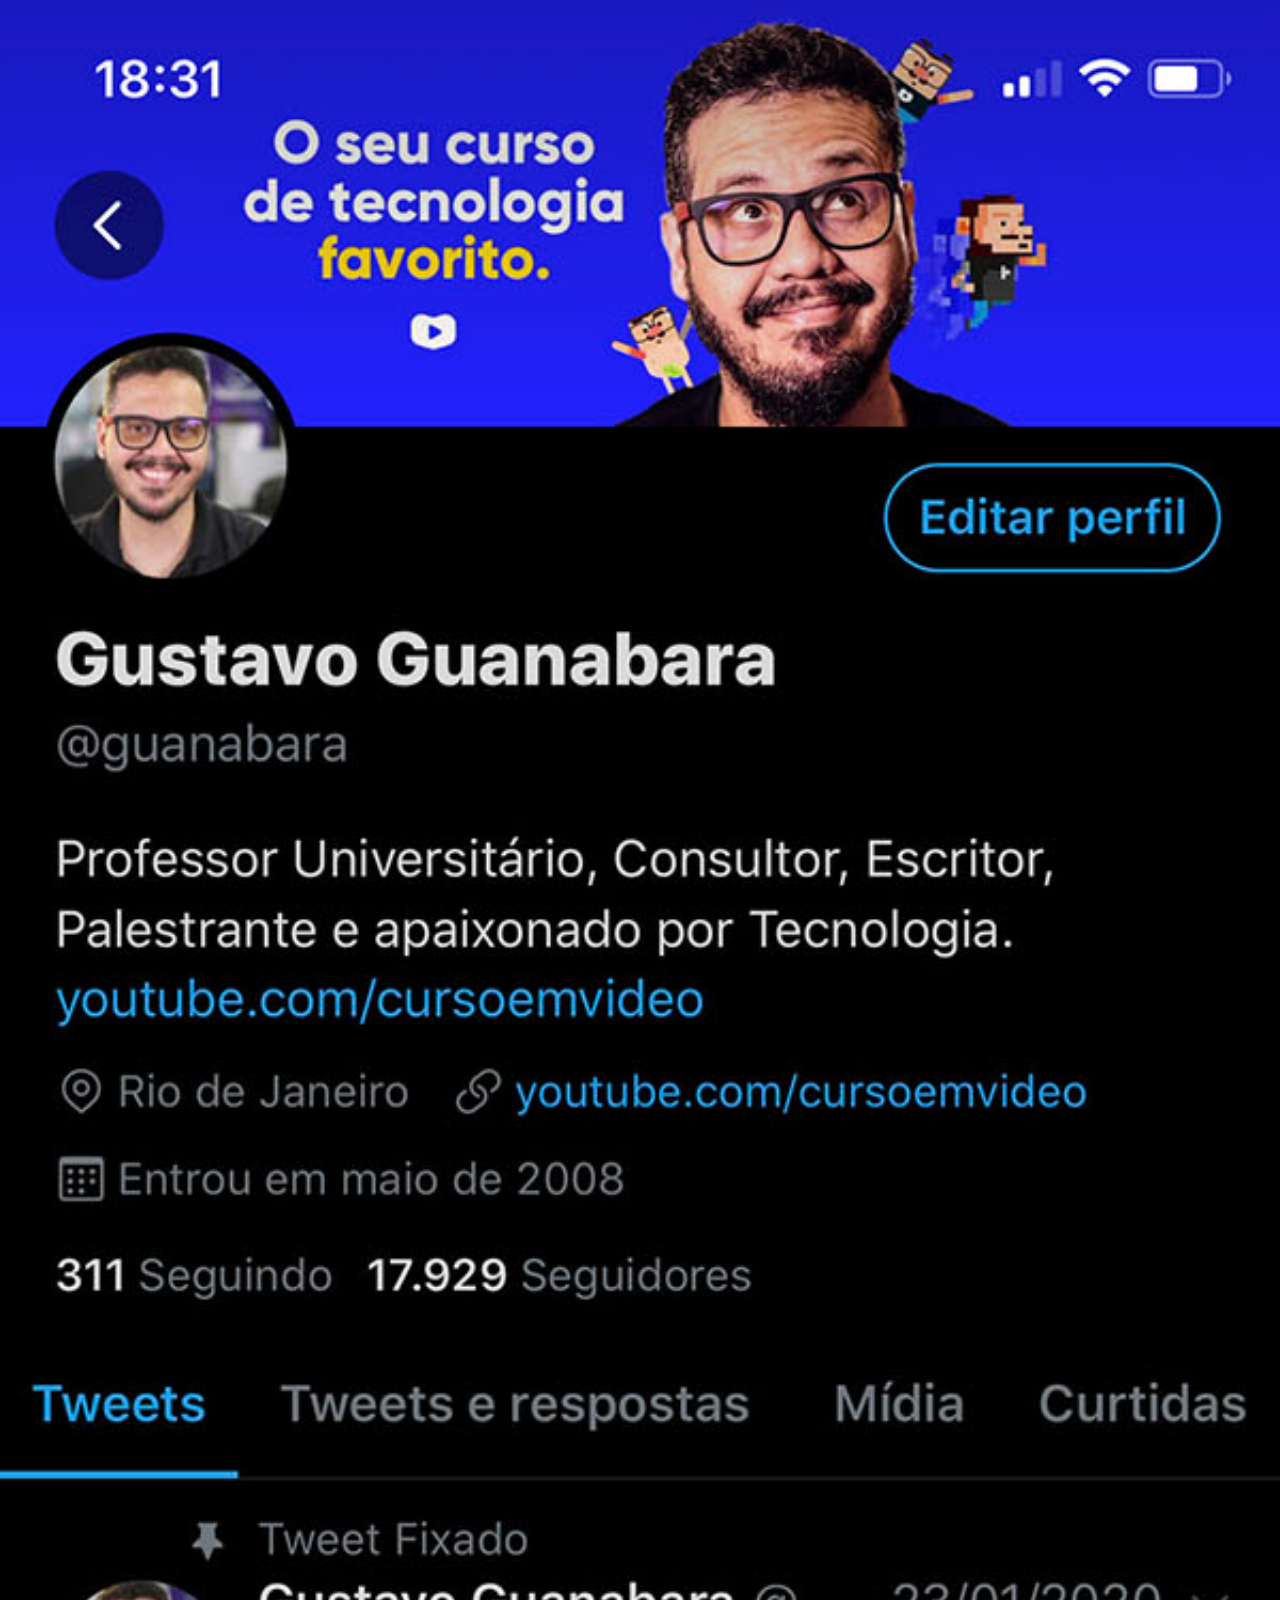
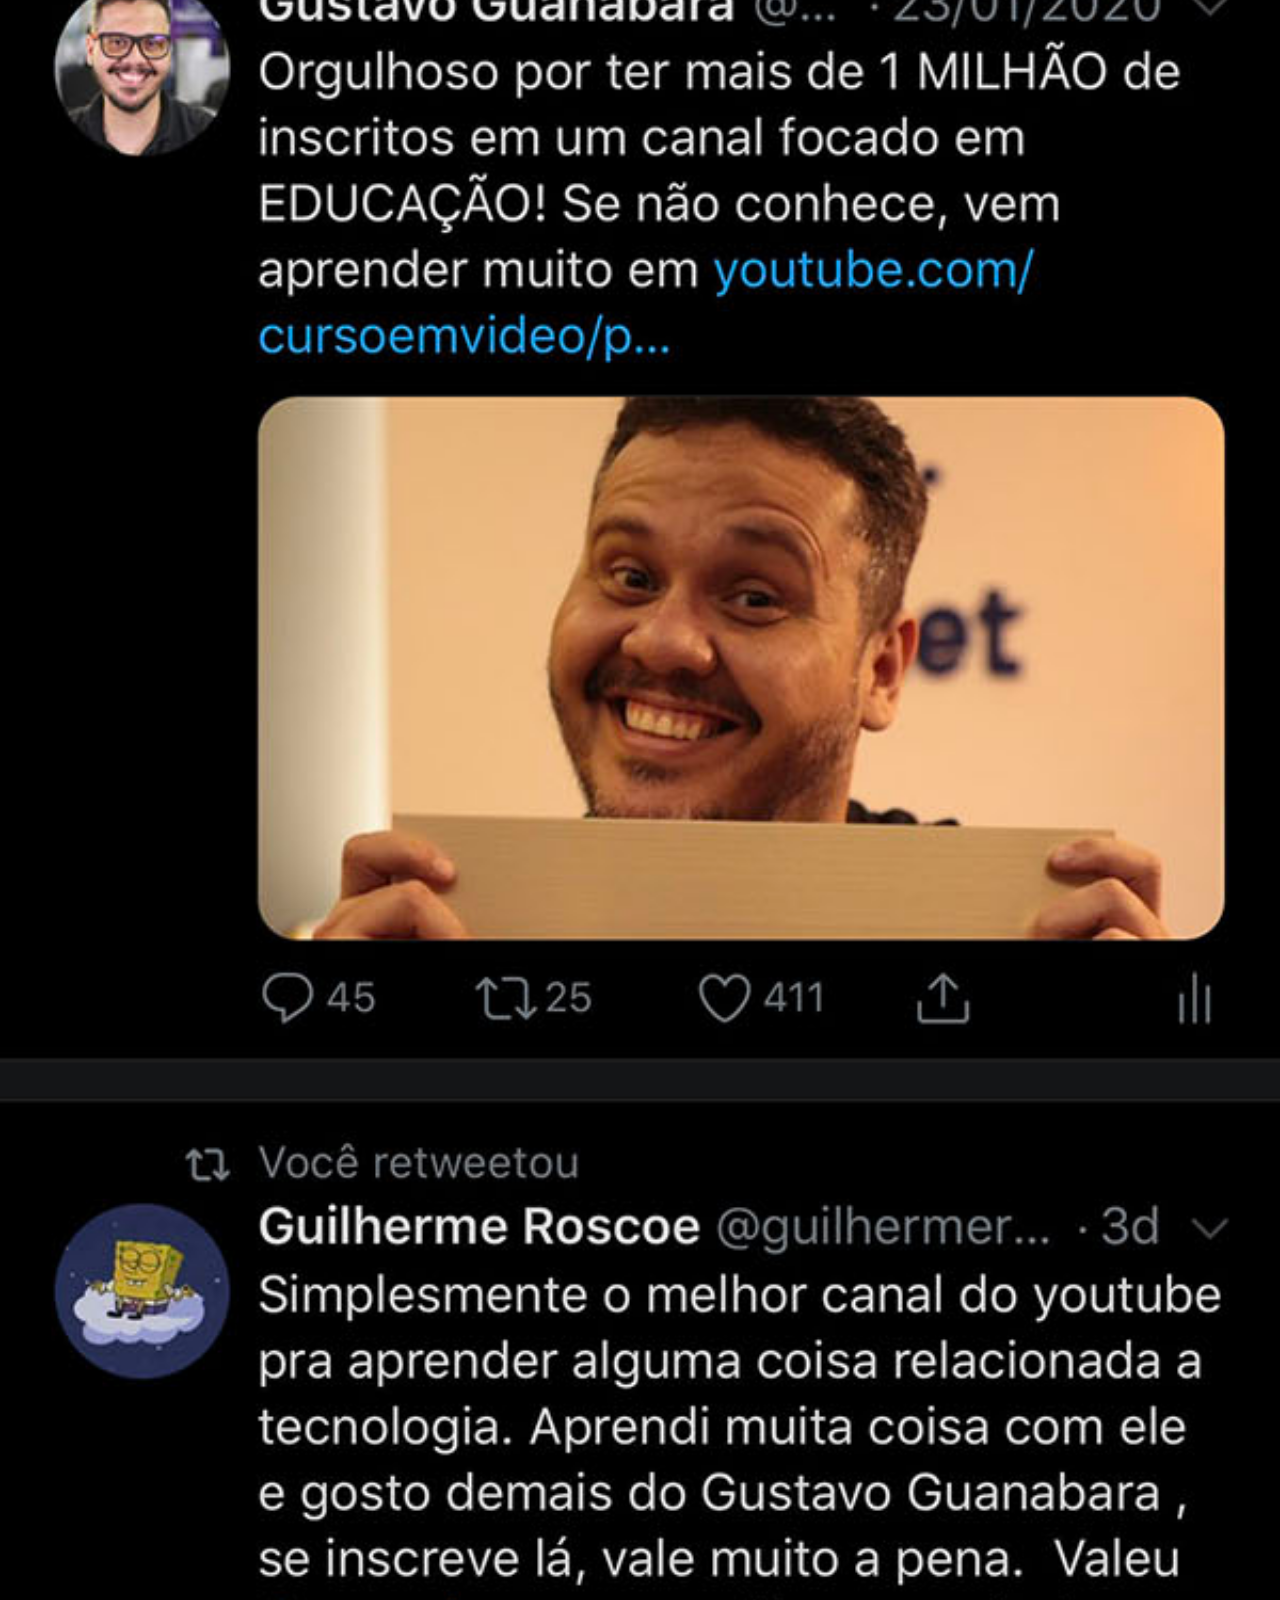
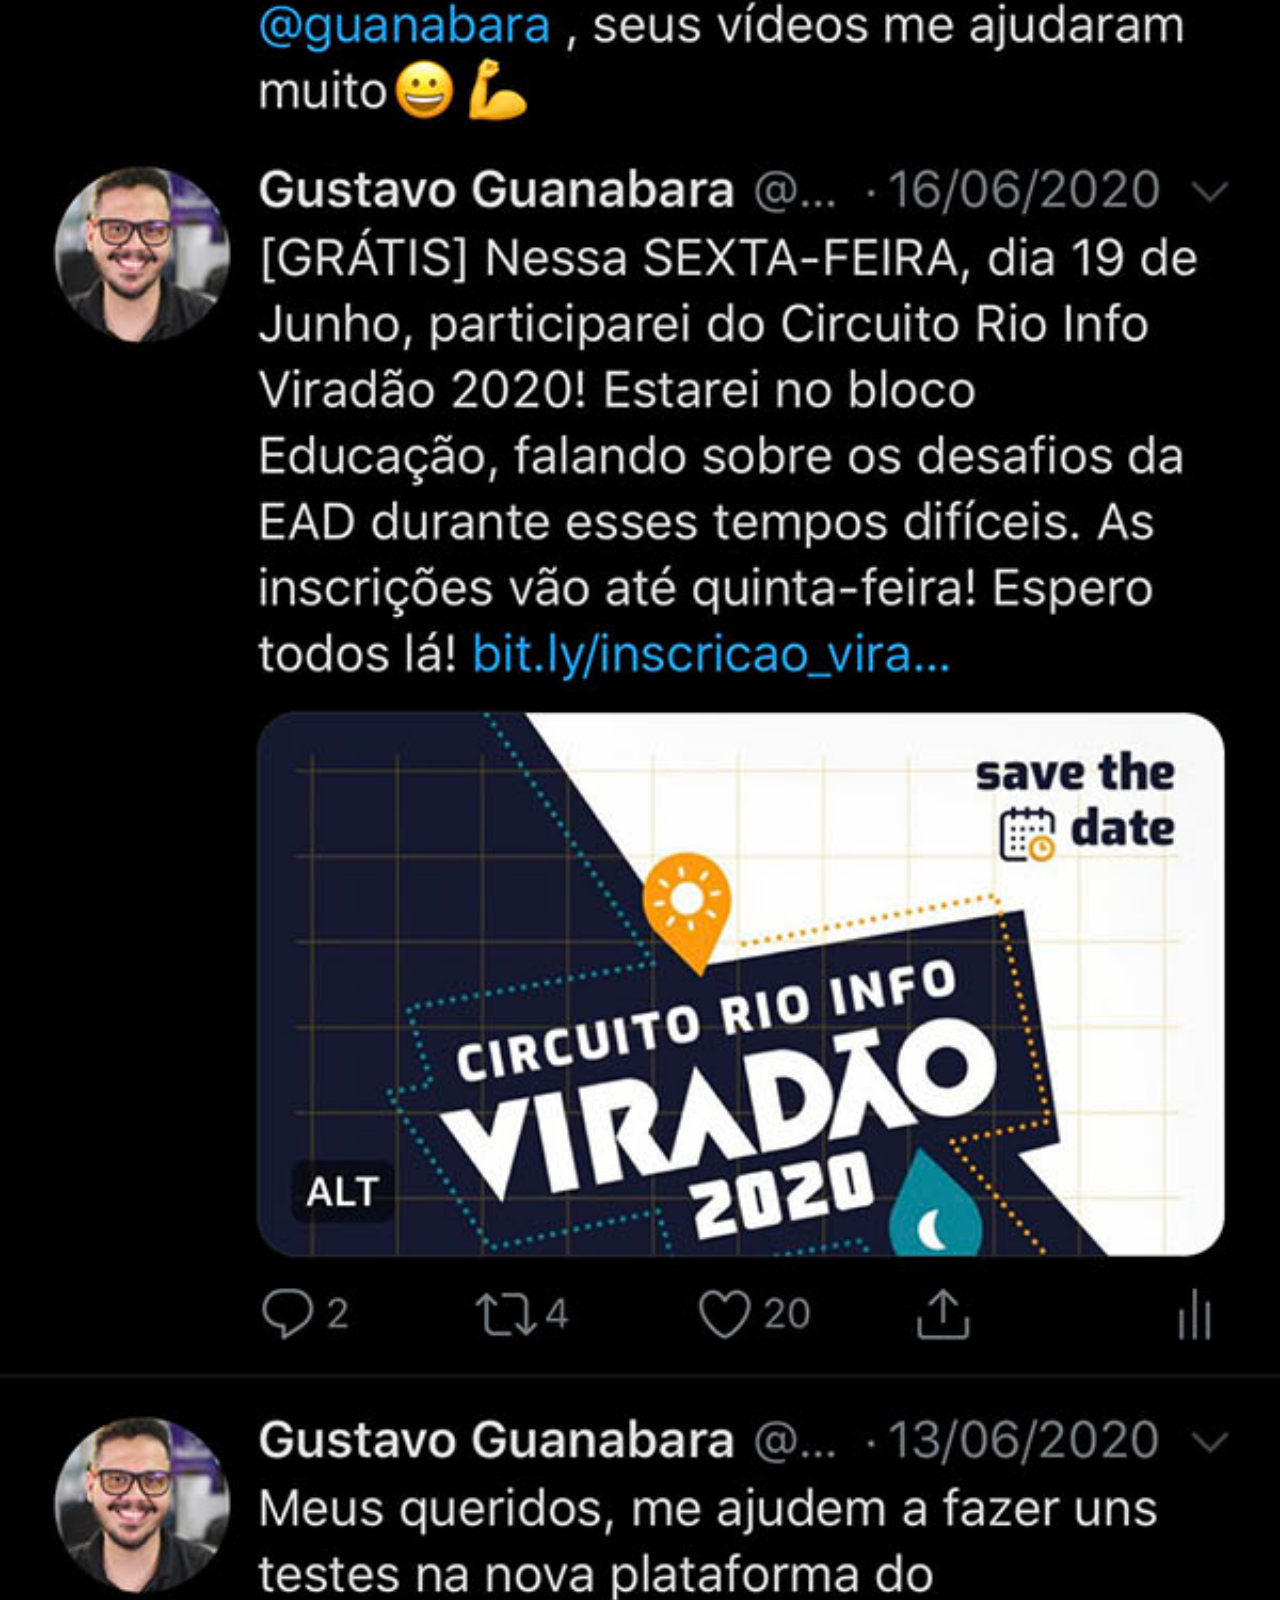
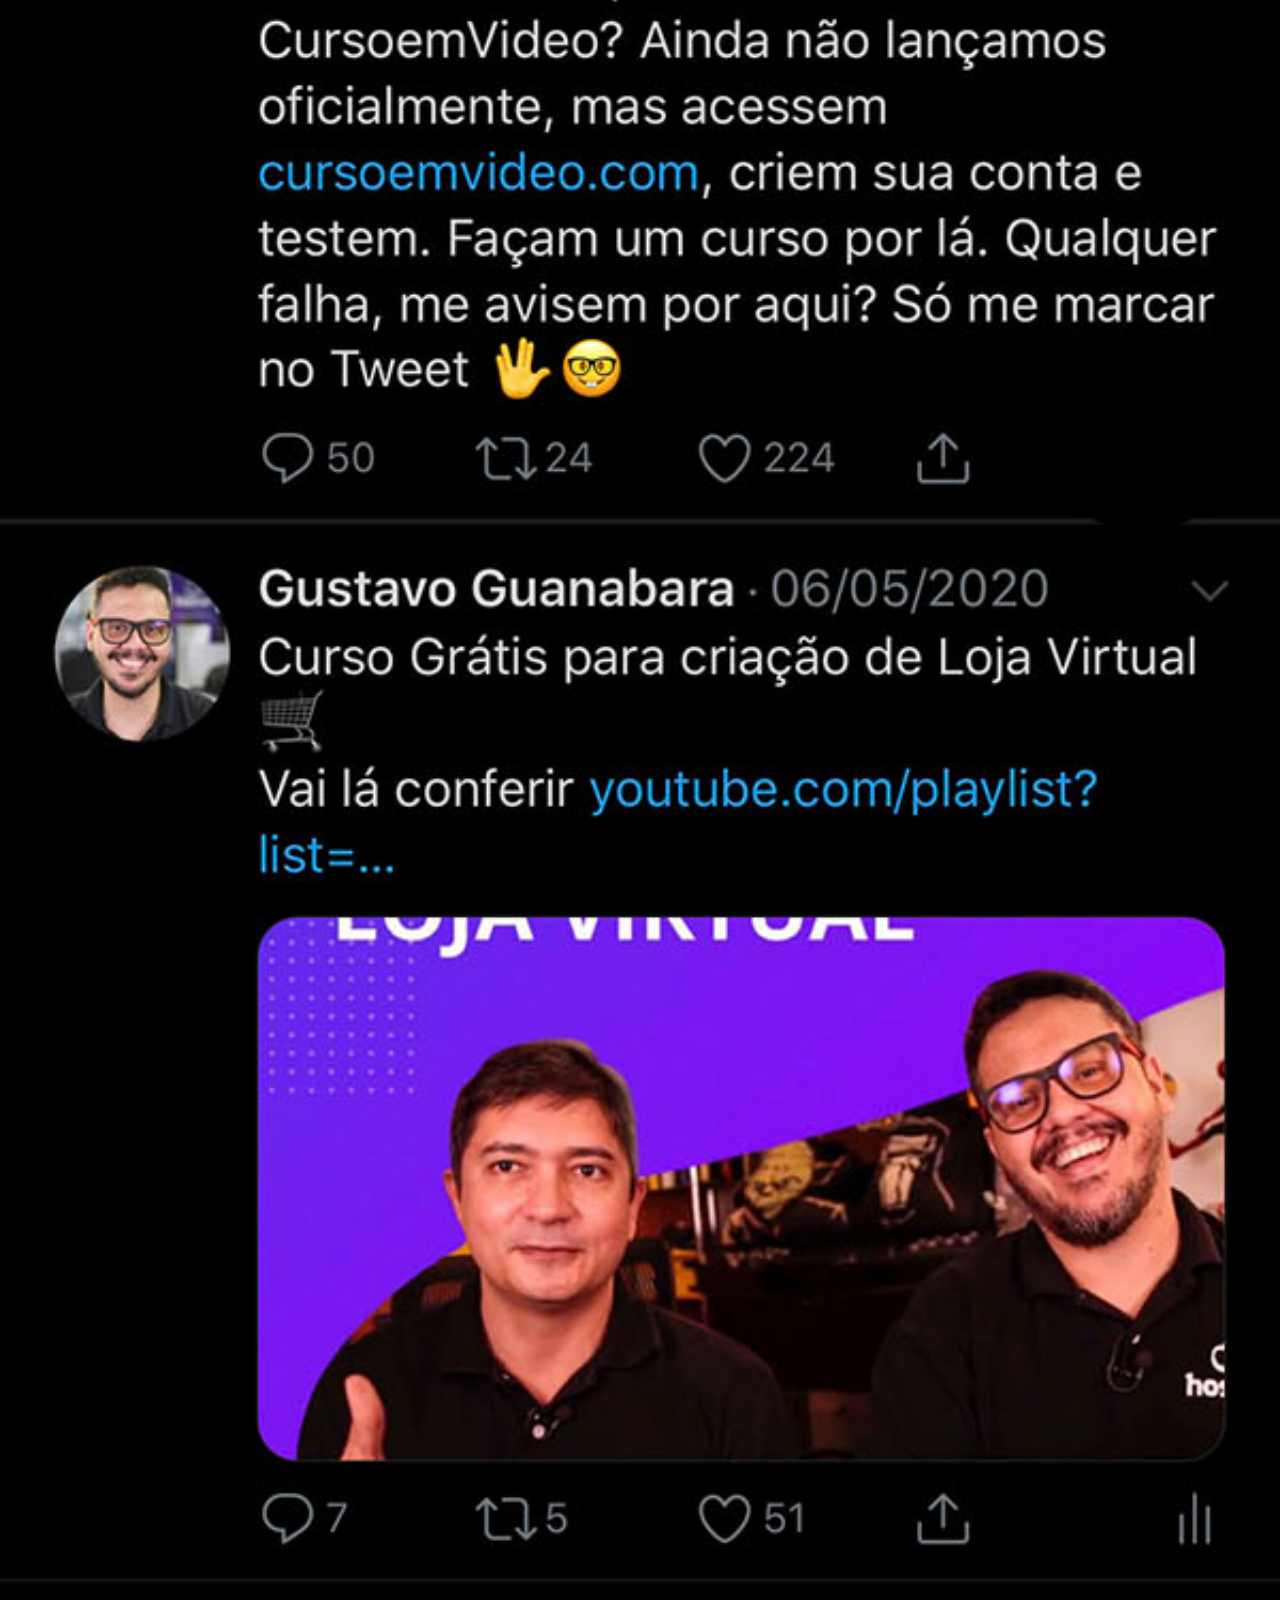
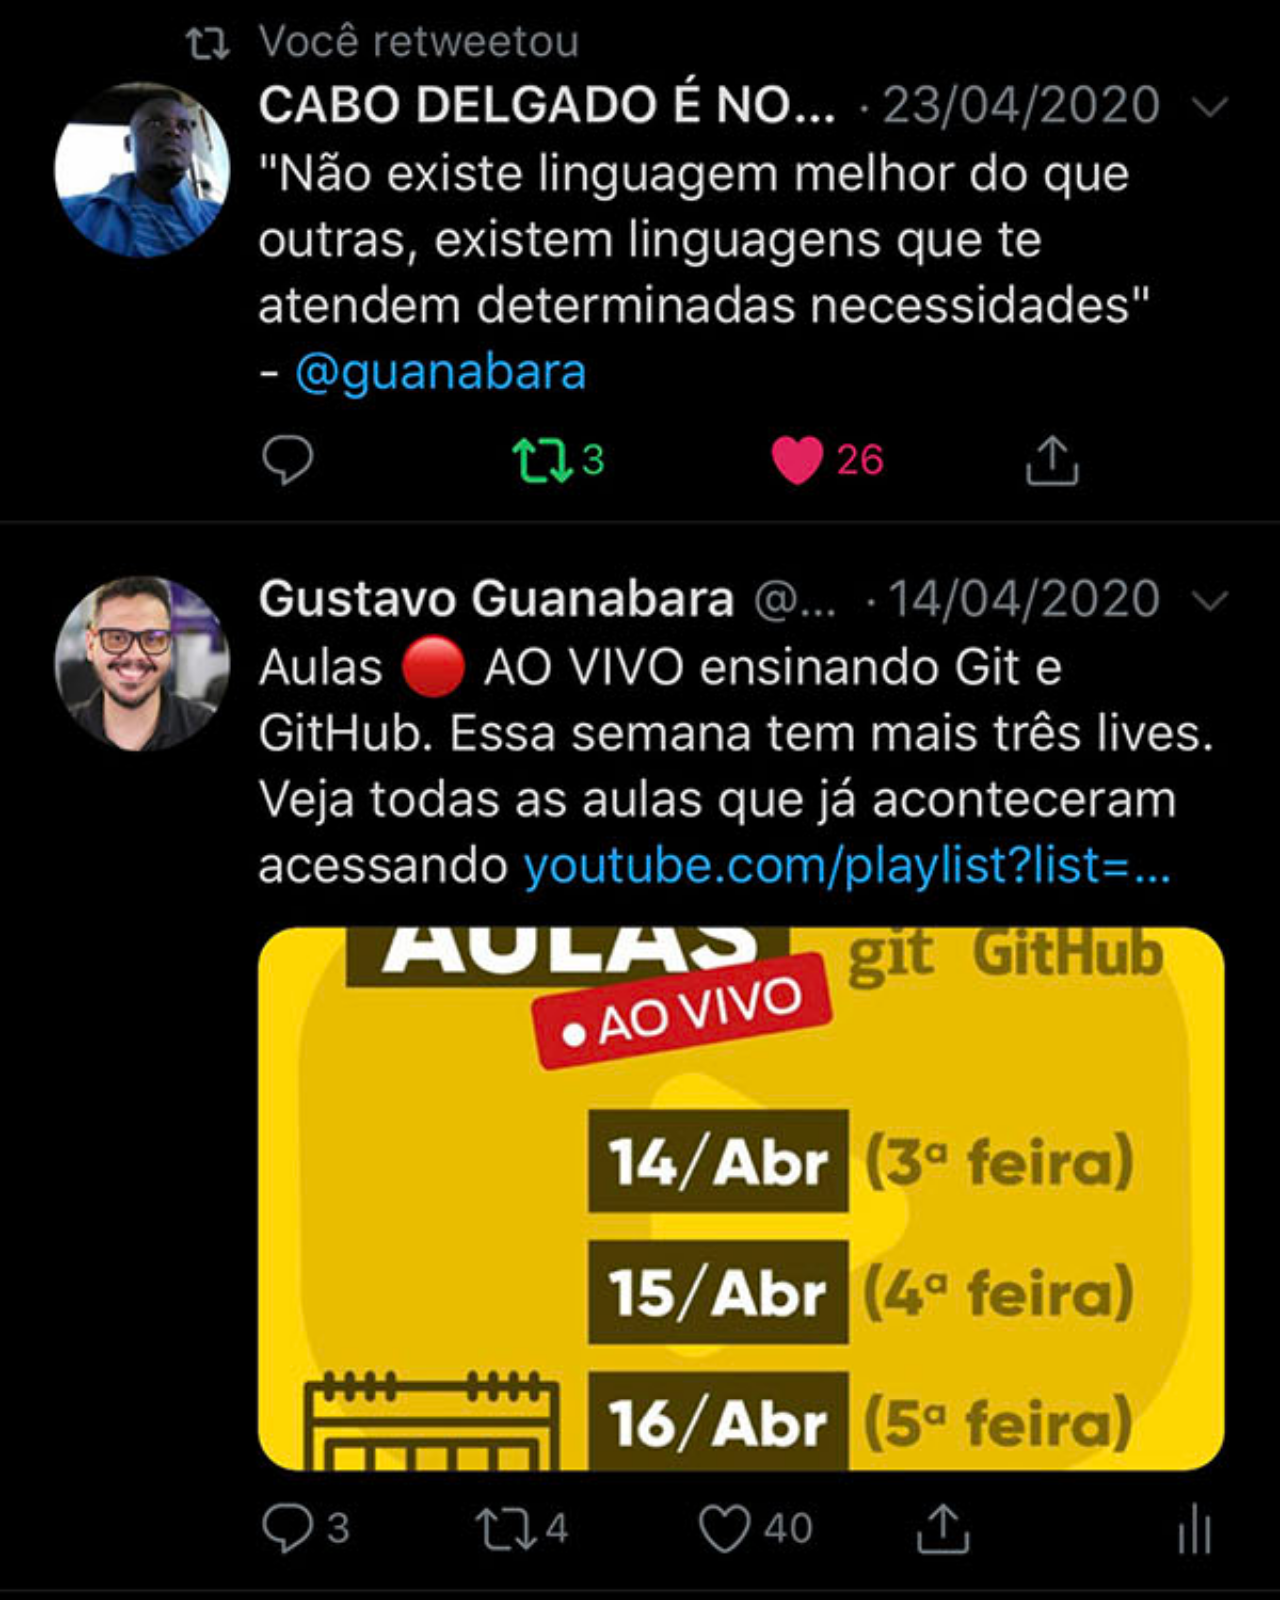
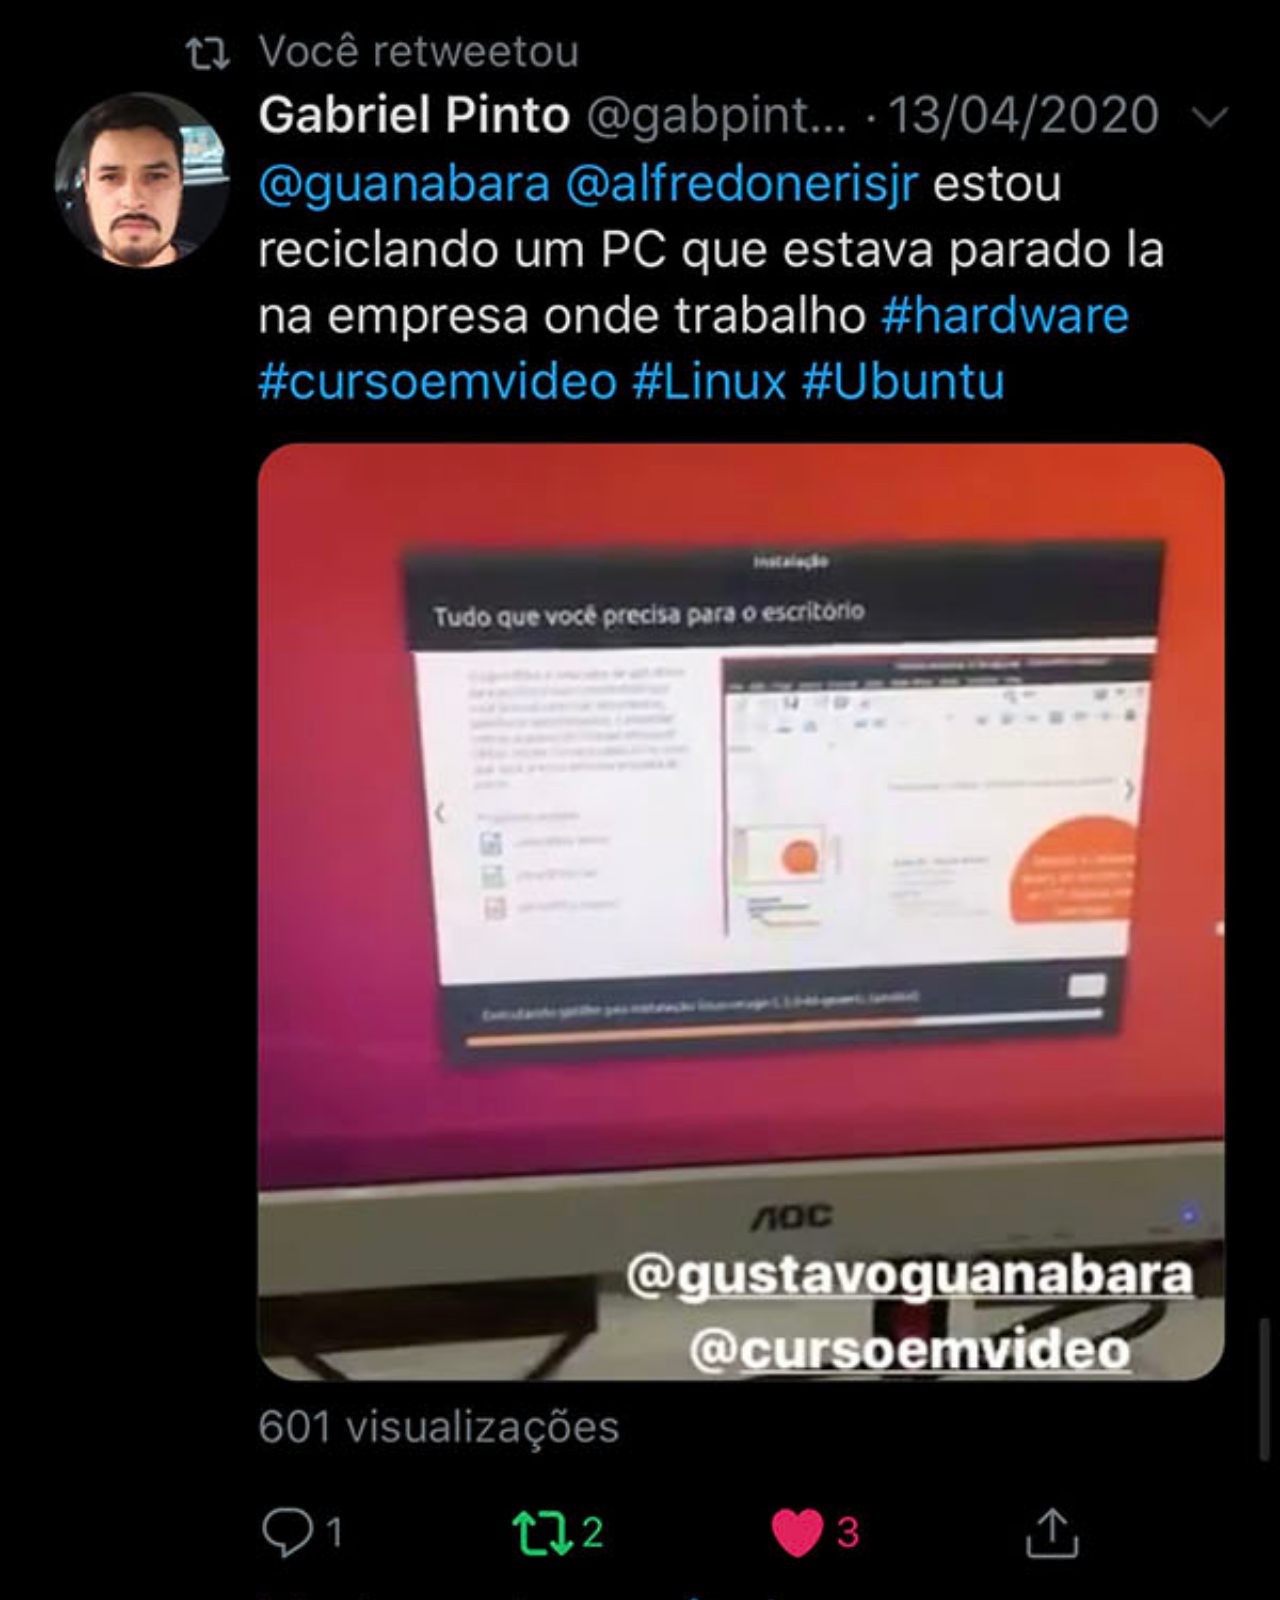
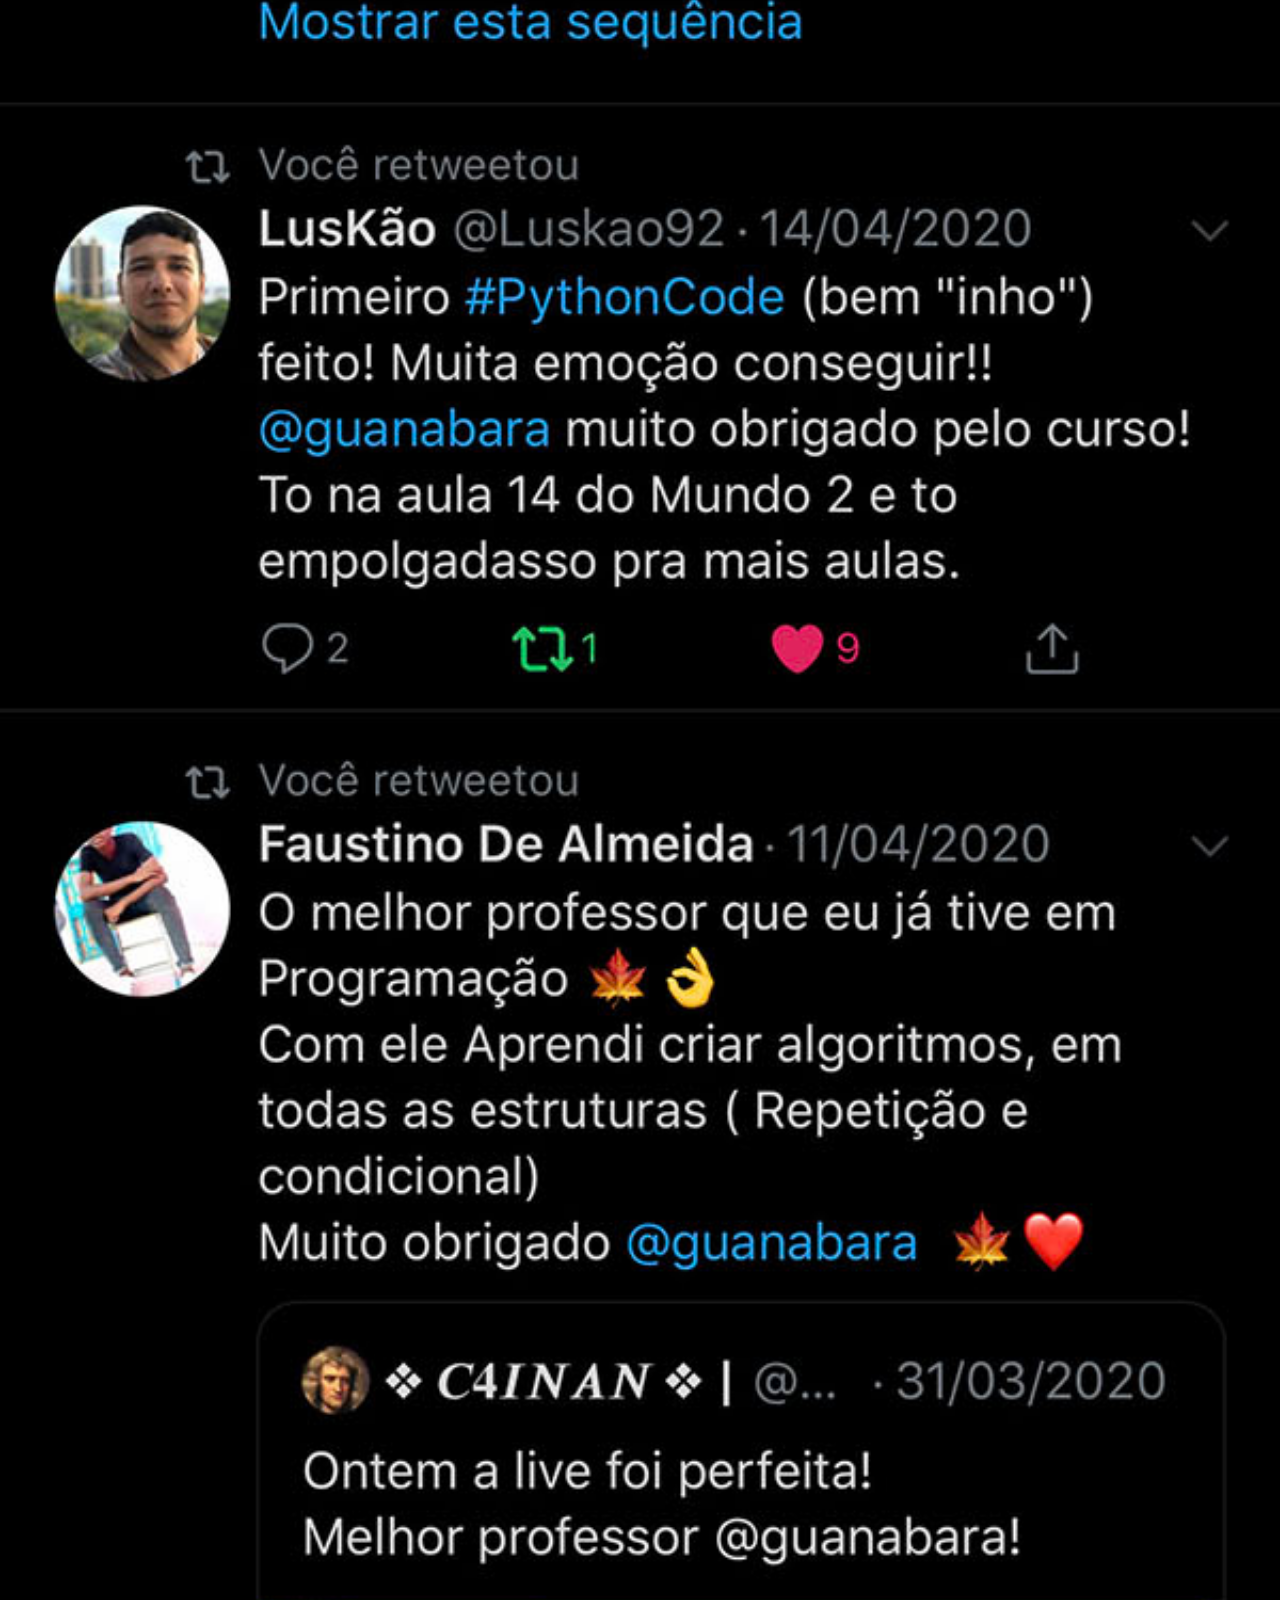
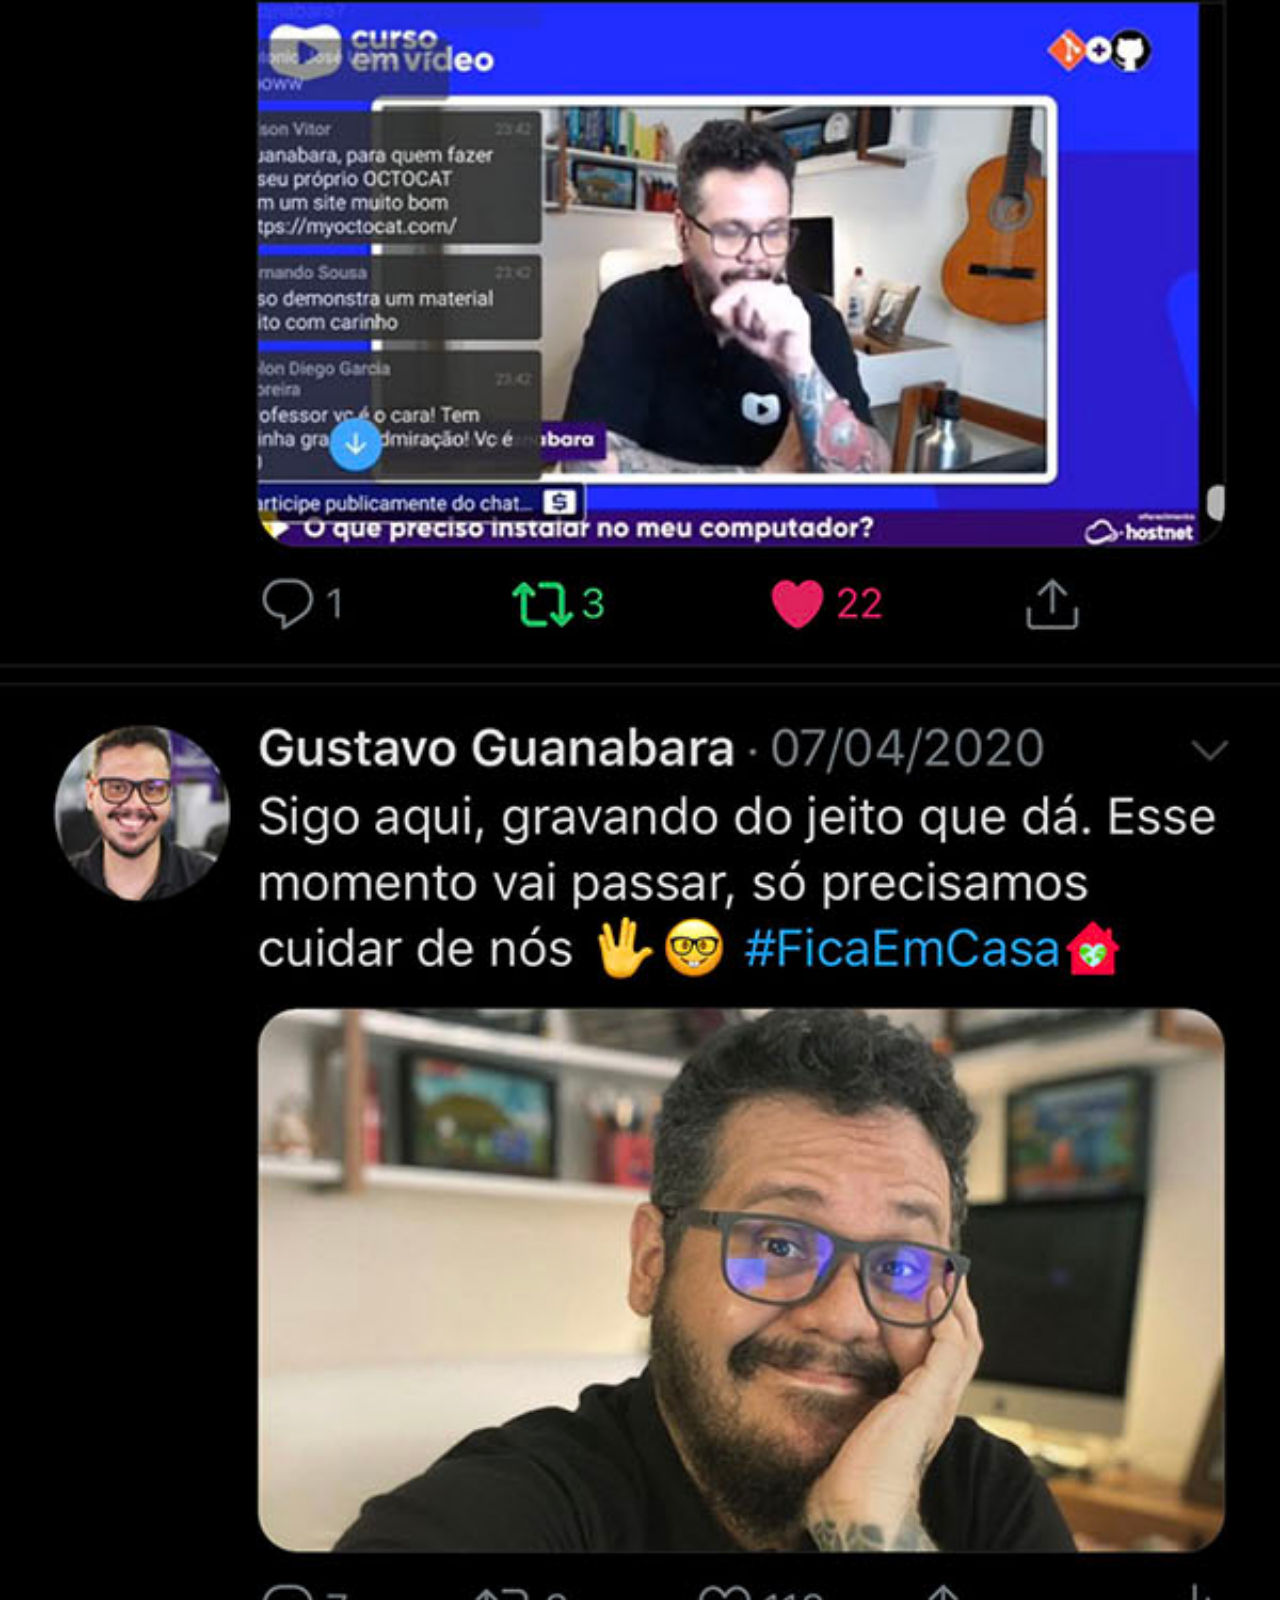
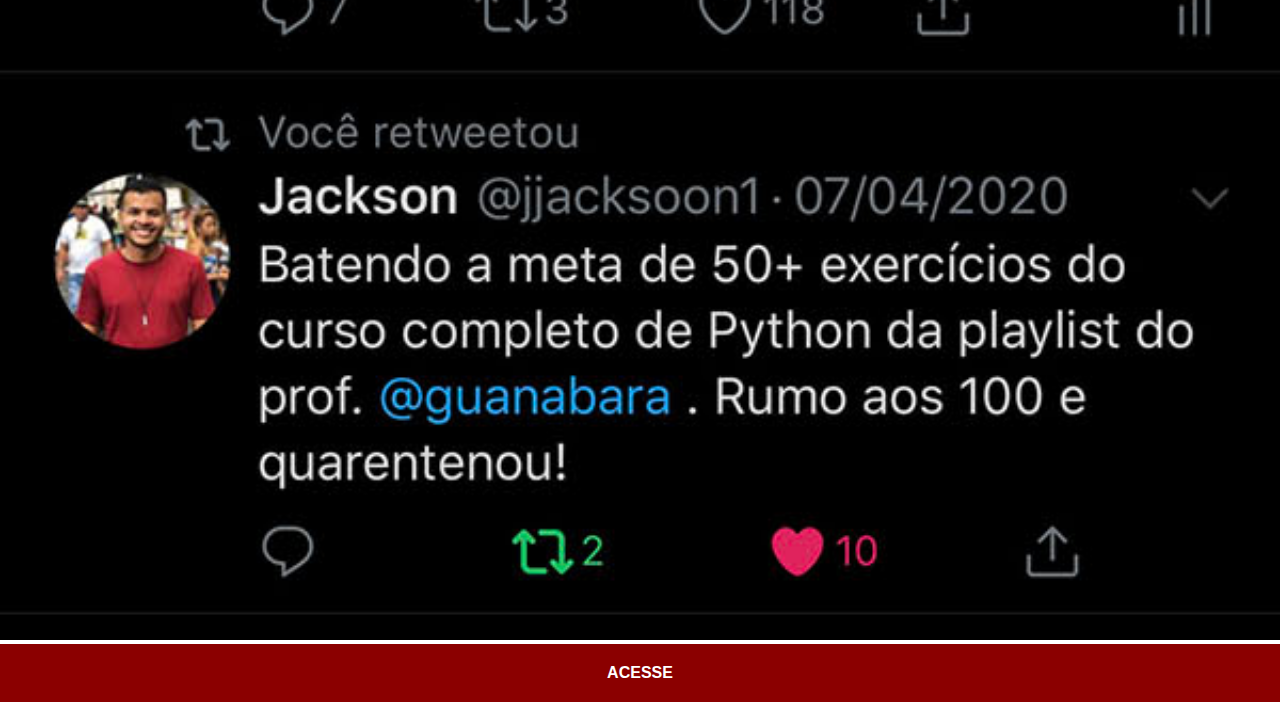
<file: twitter.html>
<!DOCTYPE html>
<html lang="pt-br">
<head>
    <meta charset="UTF-8">
    <meta http-equiv="X-UA-Compatible" content="IE=edge">
    <meta name="viewport" content="width=device-width, initial-scale=1.0">
    <title>Twitter</title>
    <link rel="stylesheet" href="estilos/social.css">
</head>
<body>
    <img src="imagens/tela-twitter.jpg" alt="Twitter">
    <a href="https://twitter.com/guanabara">ACESSE</a>
</body>
</html>
</file>
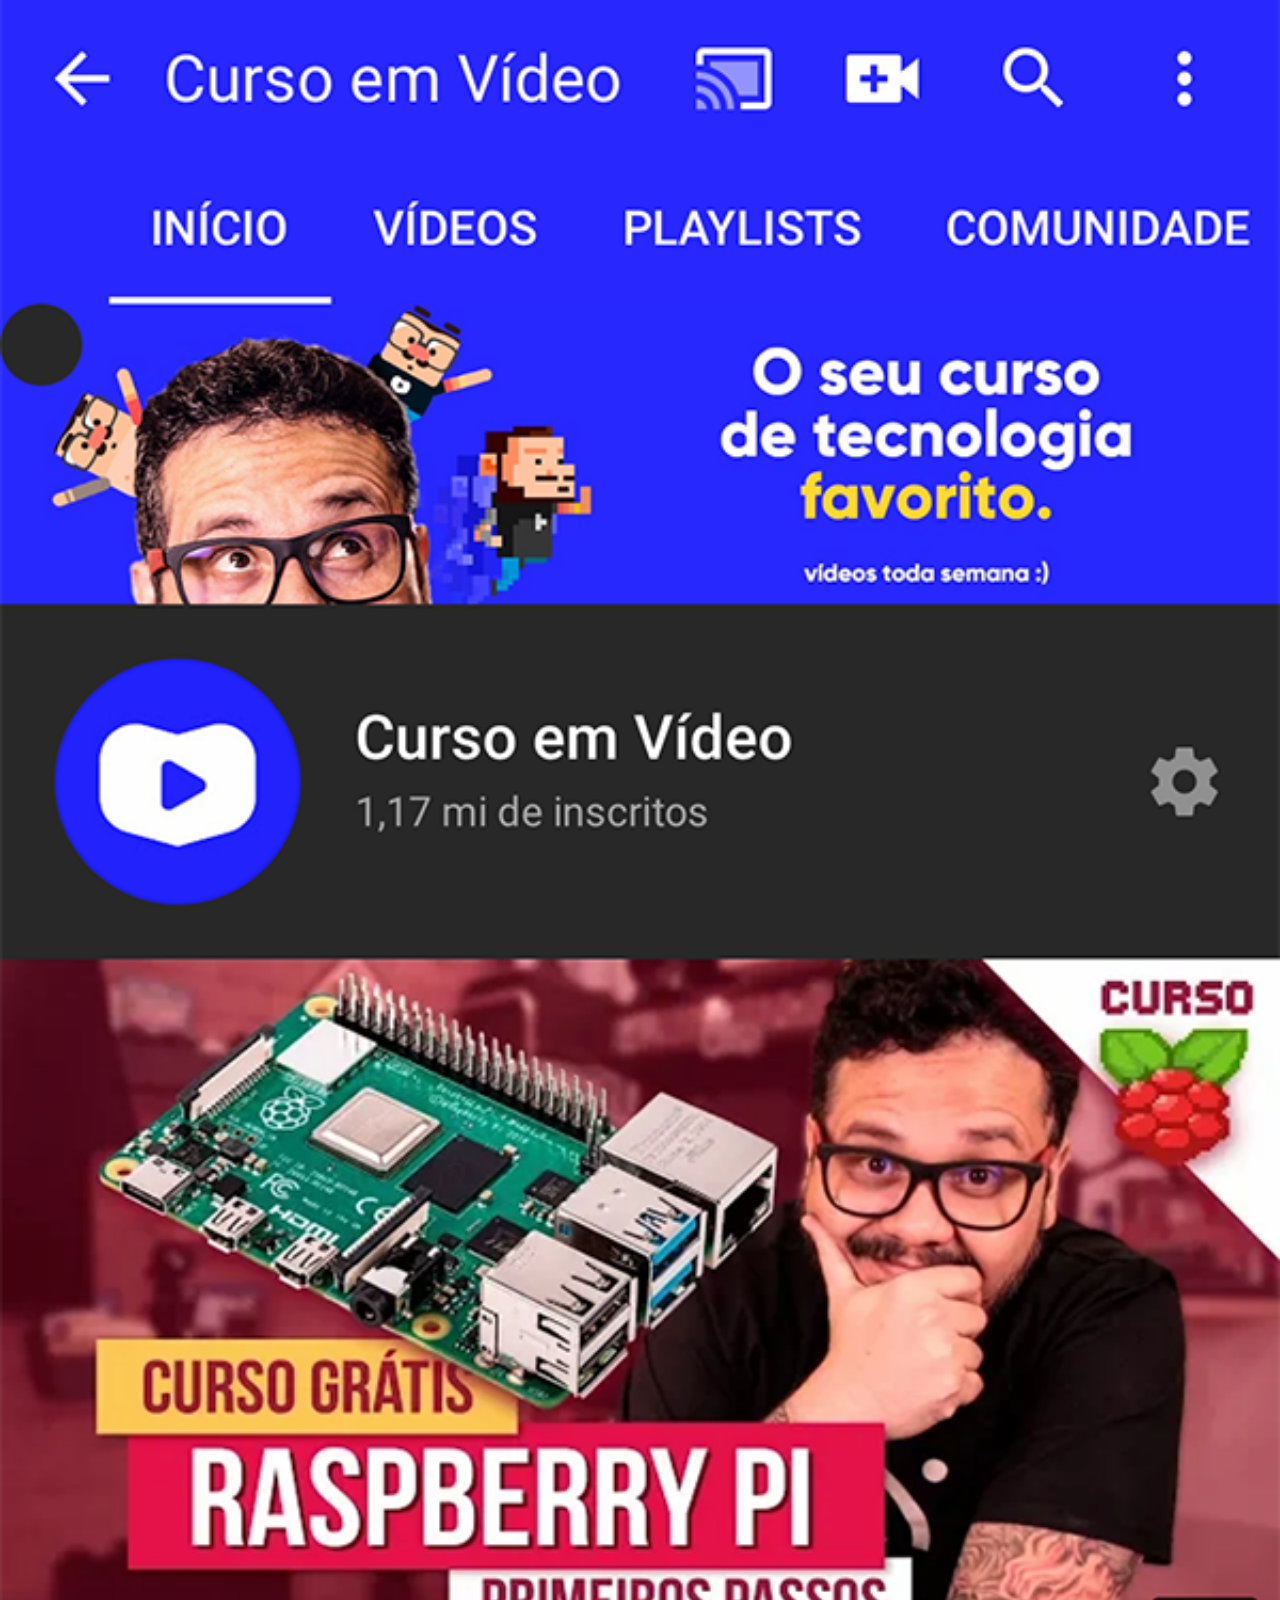
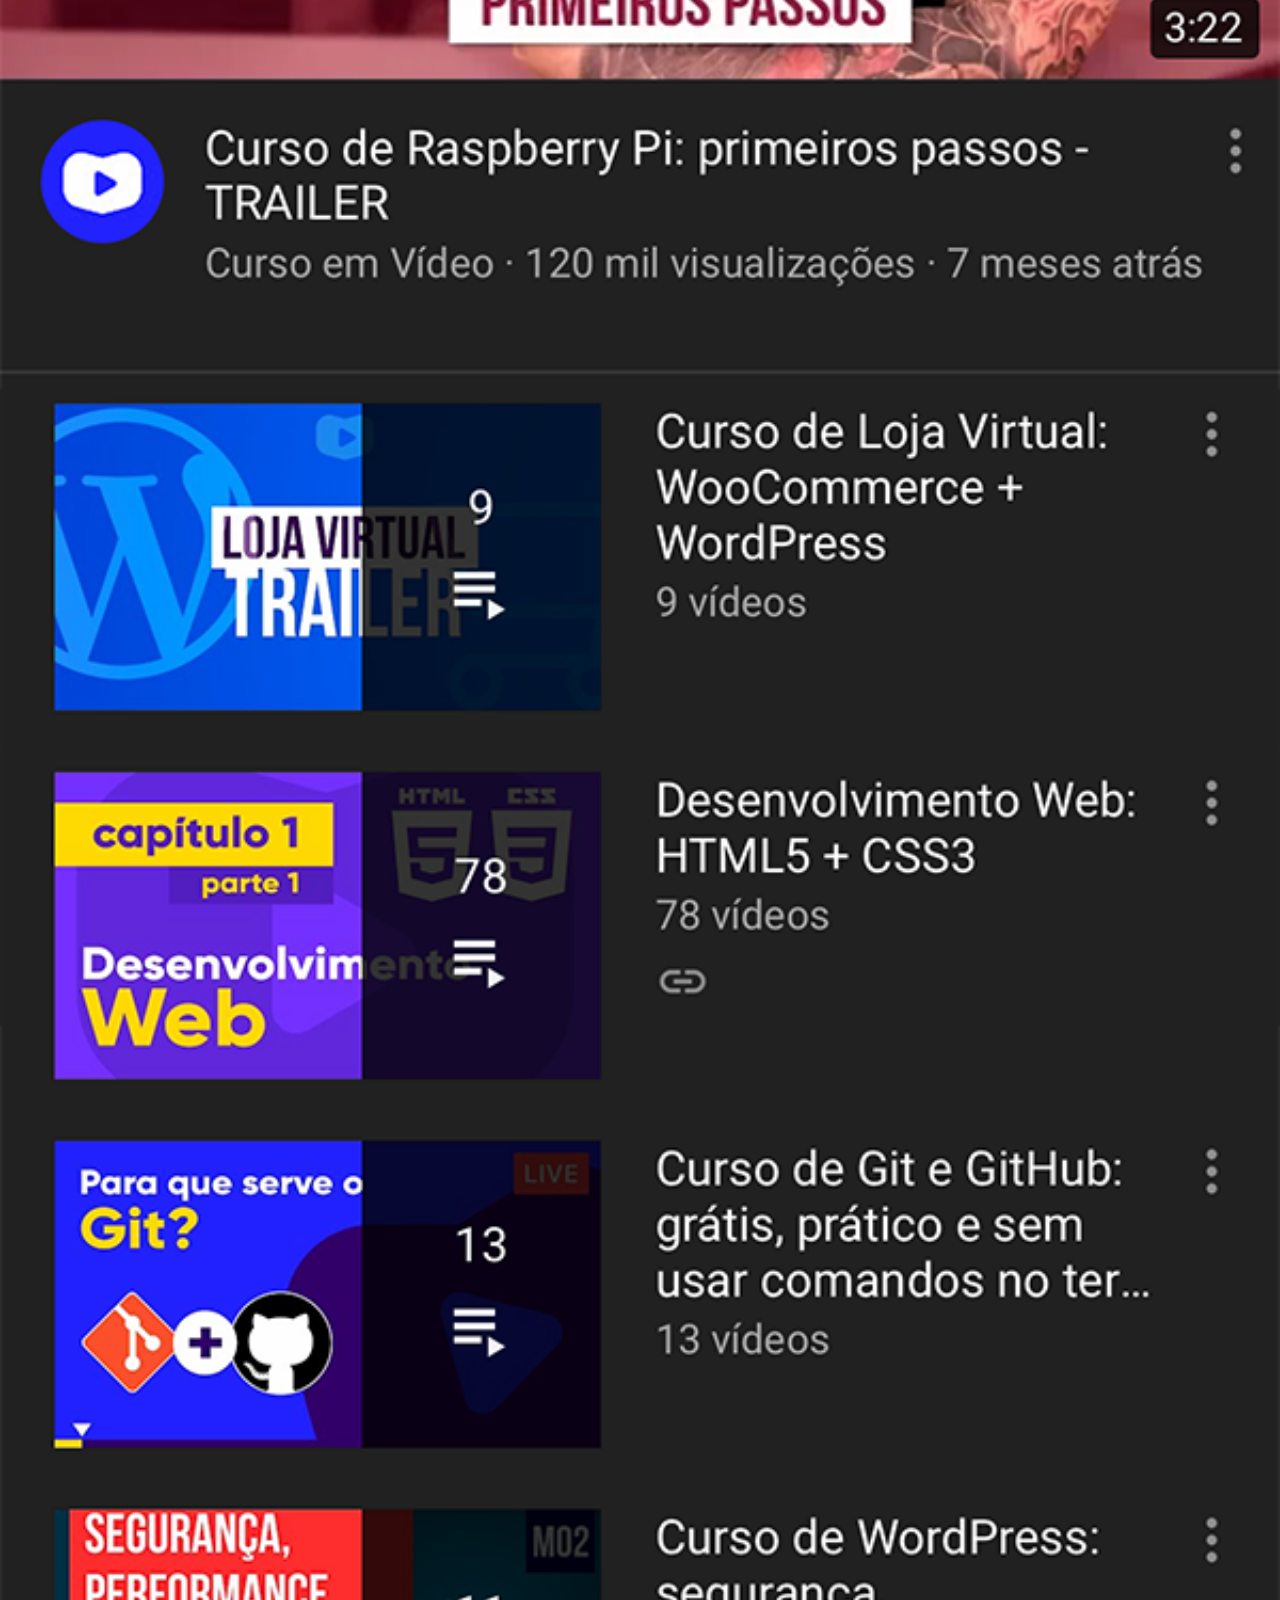
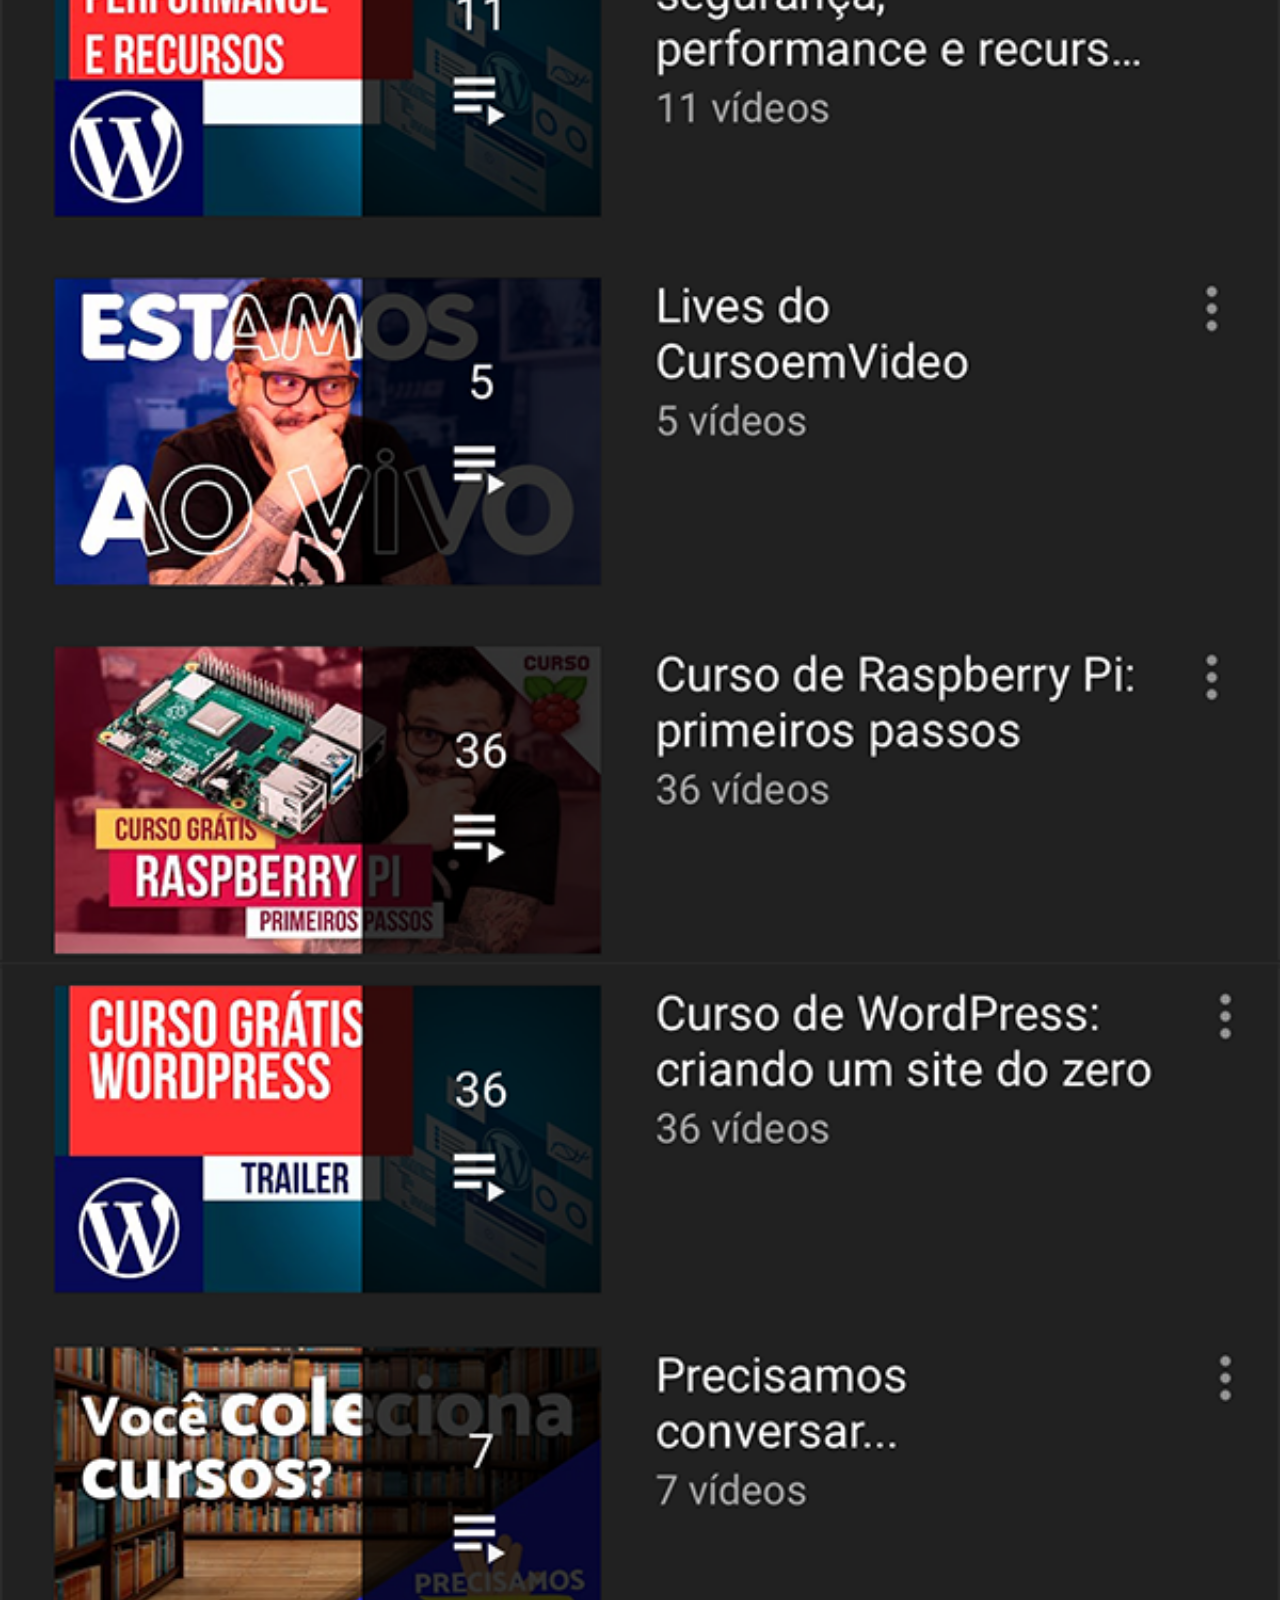
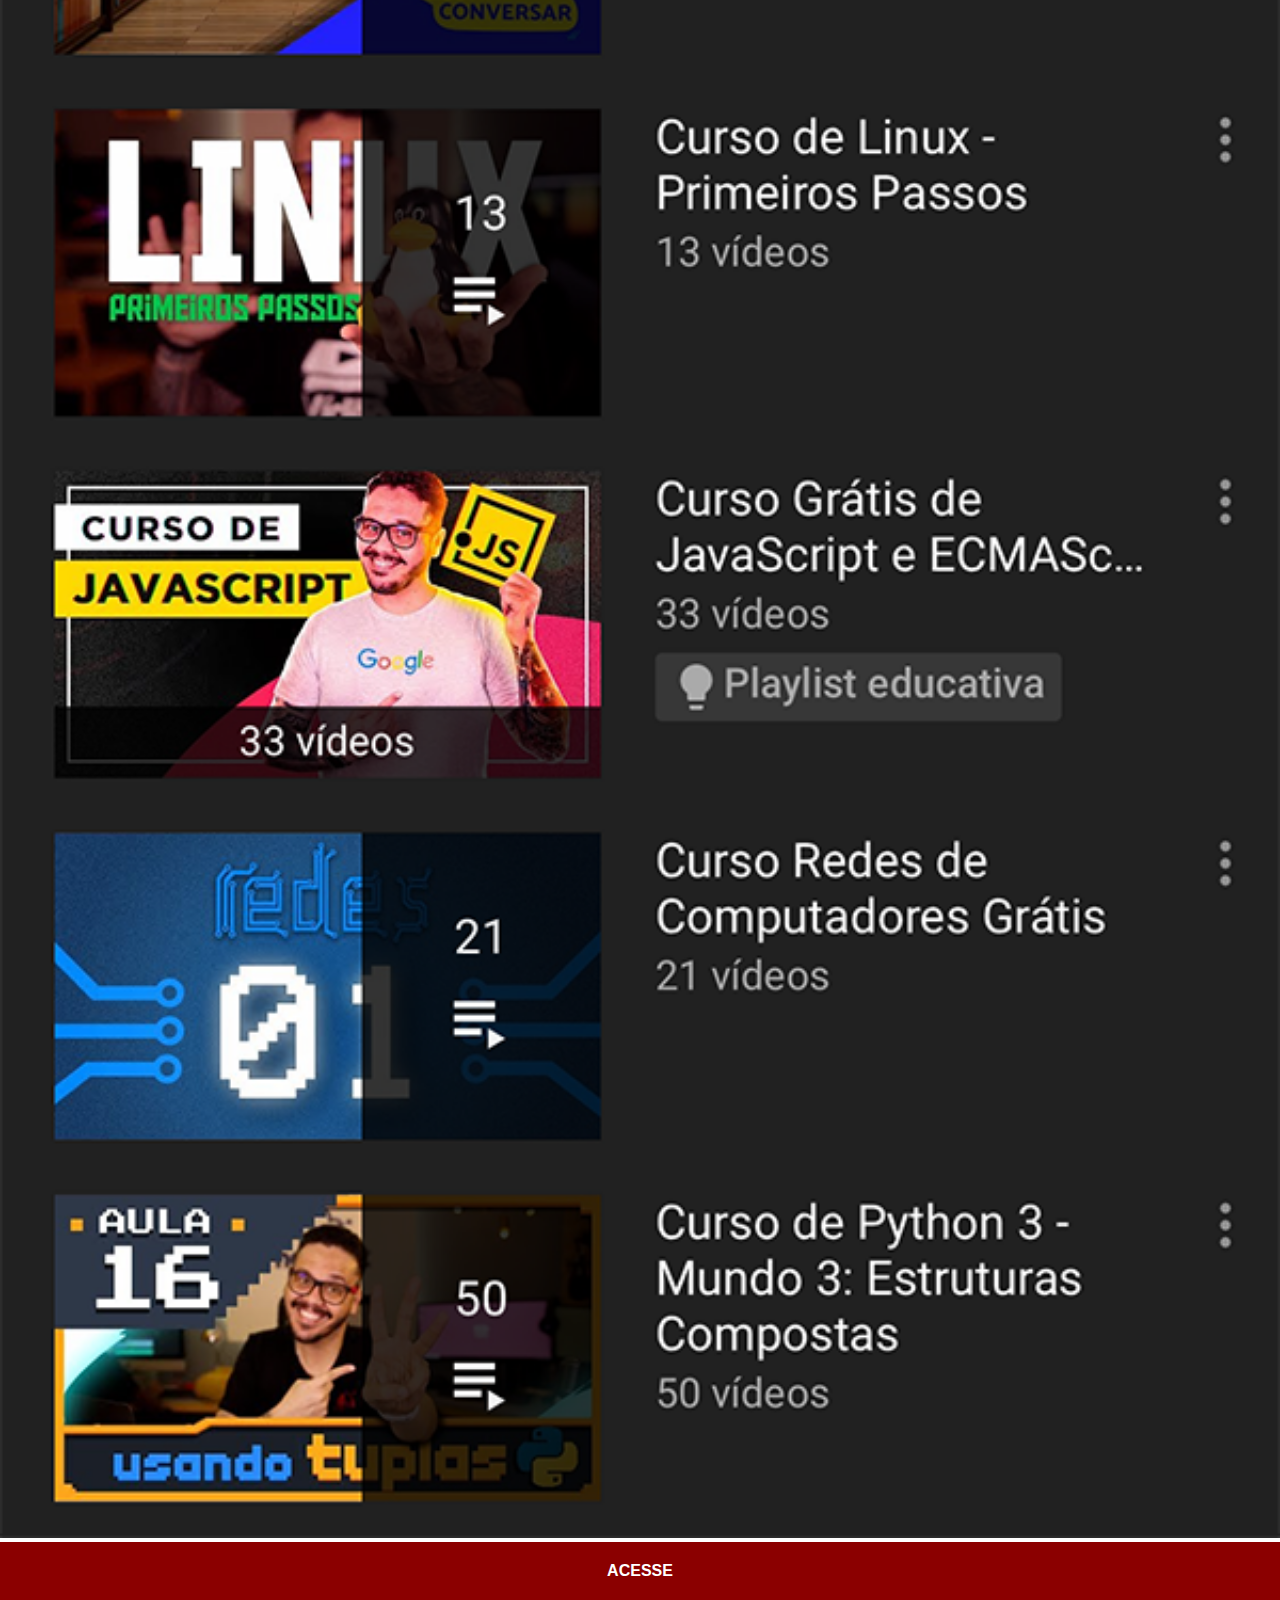
<file: youtube.html>
<!DOCTYPE html>
<html lang="pt-br">
<head>
    <meta charset="UTF-8">
    <meta http-equiv="X-UA-Compatible" content="IE=edge">
    <meta name="viewport" content="width=device-width, initial-scale=1.0">
    <title>Youtube</title>
    <link rel="stylesheet" href="estilos/social.css">
</head>
<body>
    <img src="imagens/tela-youtube.png" alt="Youtube">
    <a href="https://www.youtube.com/c/CursoemV%C3%ADdeo" target="_blank">ACESSE</a>
</body>
</html>
</file>
<file: estilos/style.css>
@charset "UTF-8";

* {
    margin: 0px;
    padding: 0px;
    font-family: Arial, Helvetica, sans-serif;
}

html,body{
    height: 100vh;
    width: 100vw;
}

body {
    background: url('../imagens/fundo-madeira.jpg') no-repeat top center;
    background-size: cover;
    background-attachment: fixed;
}

main {
    position: relative;
    height: 100vh; 
}

#telefone {
    position: absolute;
    top: 50%;
    left: 50%;
    transform: translate(-50%, -50%);
    height: 627px;
    width: 311px;
    background: url('../imagens/frame-iphone.png') no-repeat;
}

#tela{
    position: relative;
    top: 80px;
    left: 22px;
    width: 267px;
    height: 471px;
}

#redes-sociais {
    text-align: right;
}

#redes-sociais img {
    width: 50px;
    margin: 10px;
    border-radius: 50%;
    box-shadow: 2px 2px 5px rgba(0, 0, 0, 0.400);
    box-sizing: border-box;
}

#redes-sociais img:hover{
    border: 2px solid rgba(255, 255, 255, 0.63) ;
    transform: translate(-3px, -3px);
    box-shadow: 5px 5px 10px rgba(0, 0, 0, 0.623);
    transition: transform 0.3s, border 1s;
}
</file>
<file: estilos/social.css>
@charset "UTF-8";

* {
    margin: 0px;
    padding: 0px;
    font-family: Arial, Helvetica, sans-serif;
}
::-webkit-scrollbar {
    width: 0px;
    height: 0px;
}

img {
    width: 100vw;
}

a {
    display: block;
    background-color: darkred;
    color: white;
    padding: 20px;
    text-align: center;
    font-weight: bolder;
    text-decoration: none;
}

a:hover {
    background-color: red;
}
</file>
